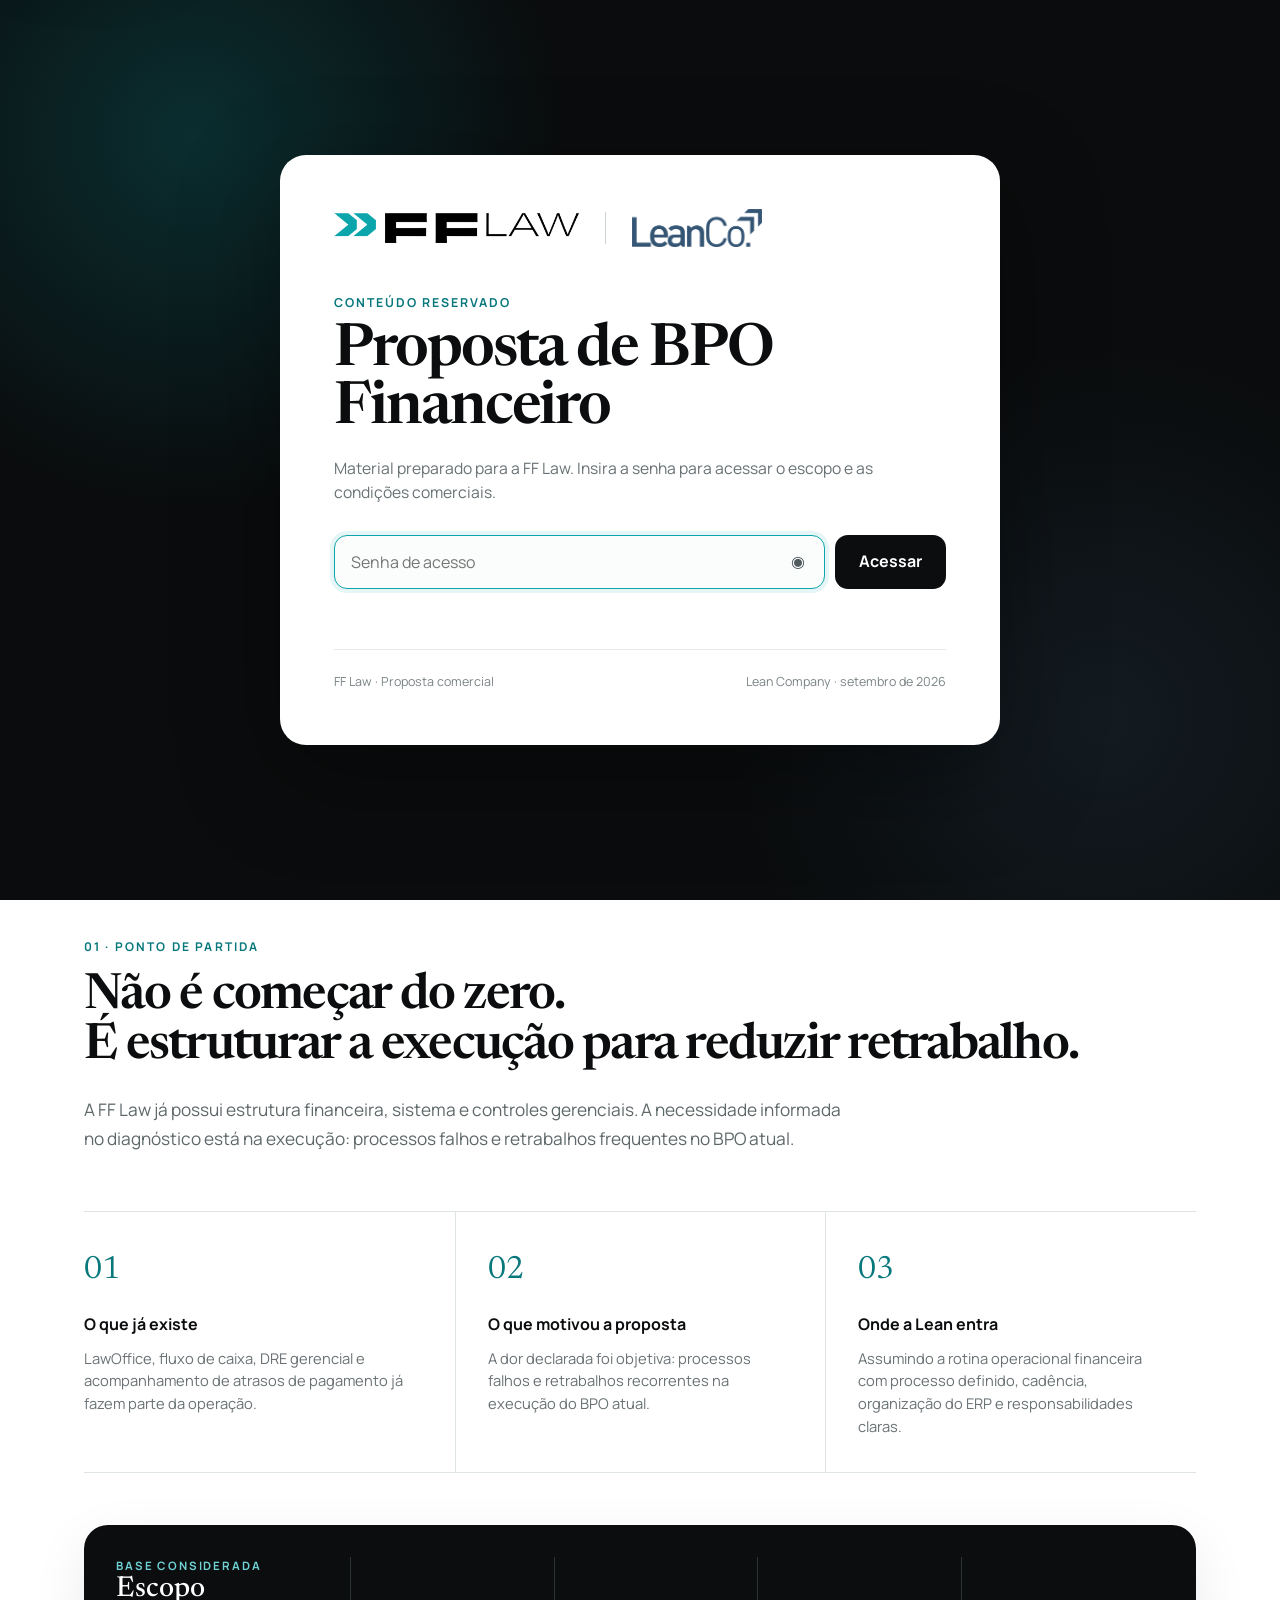
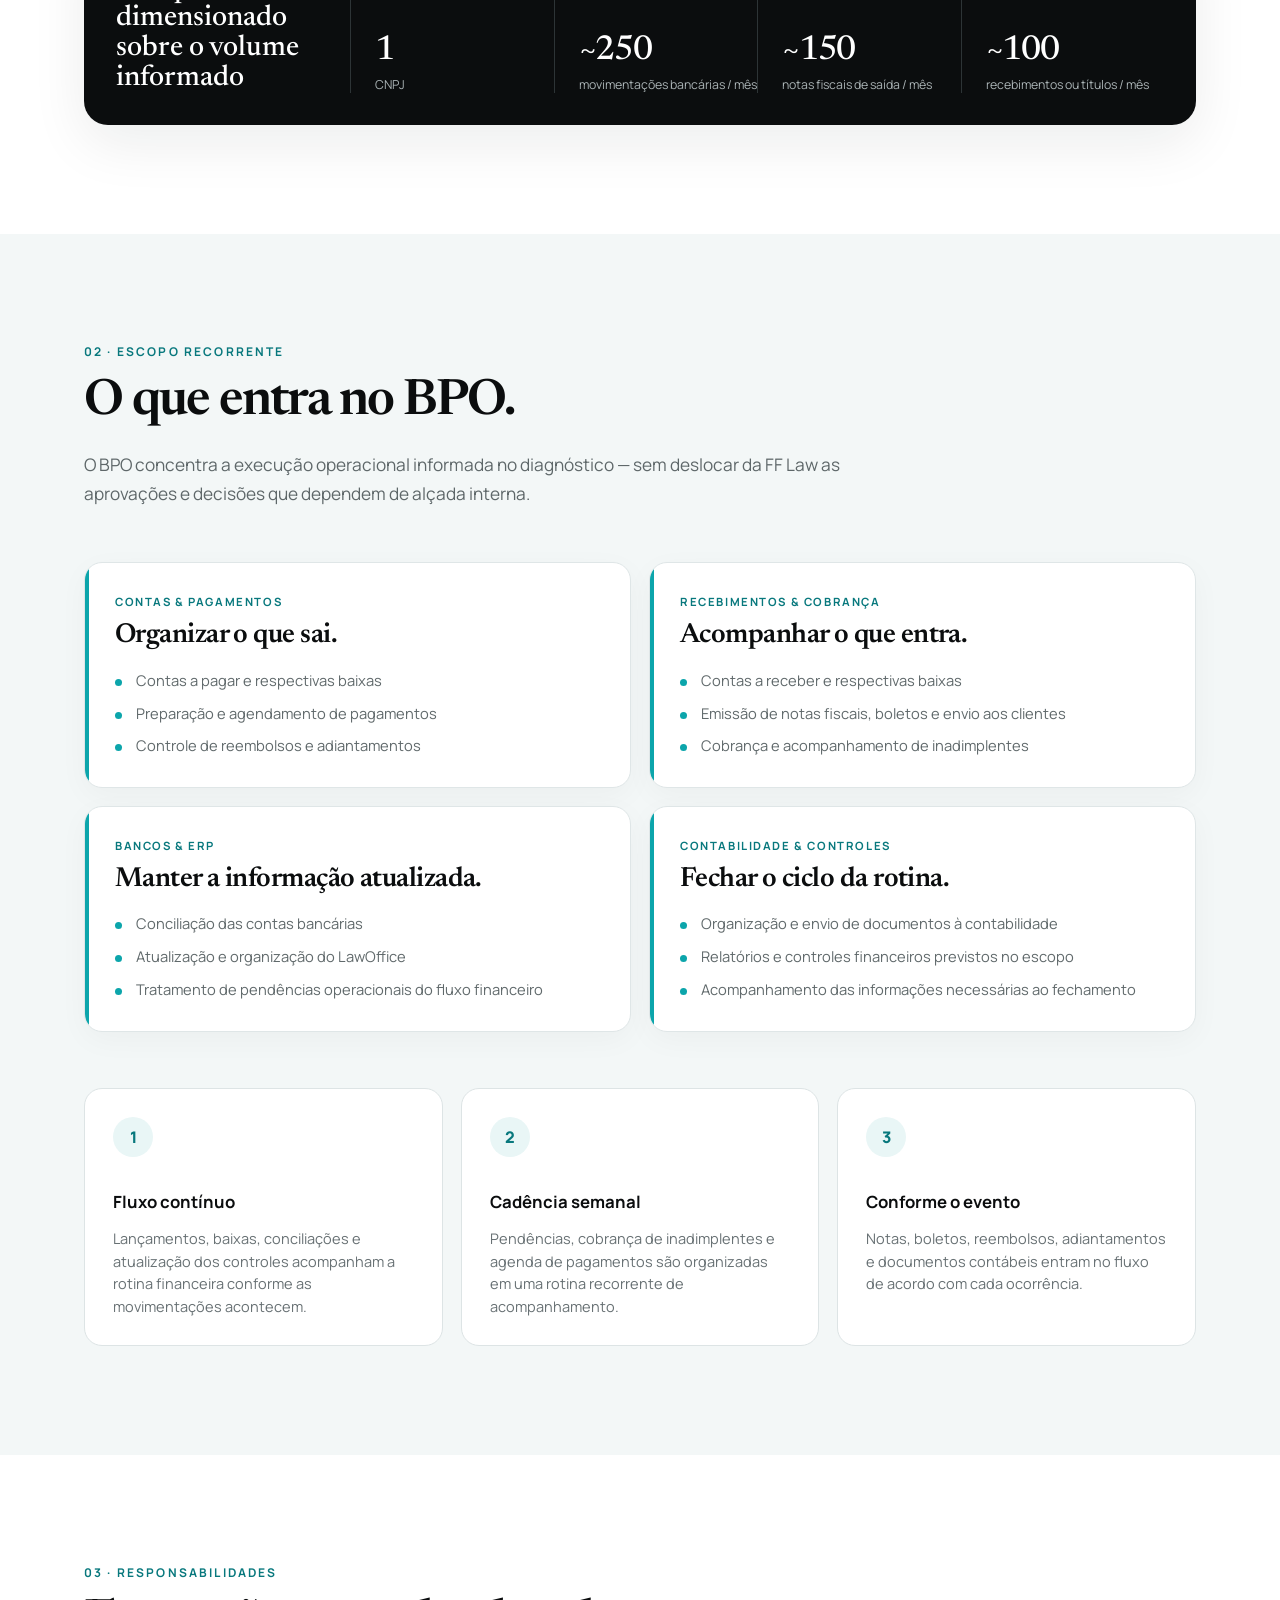
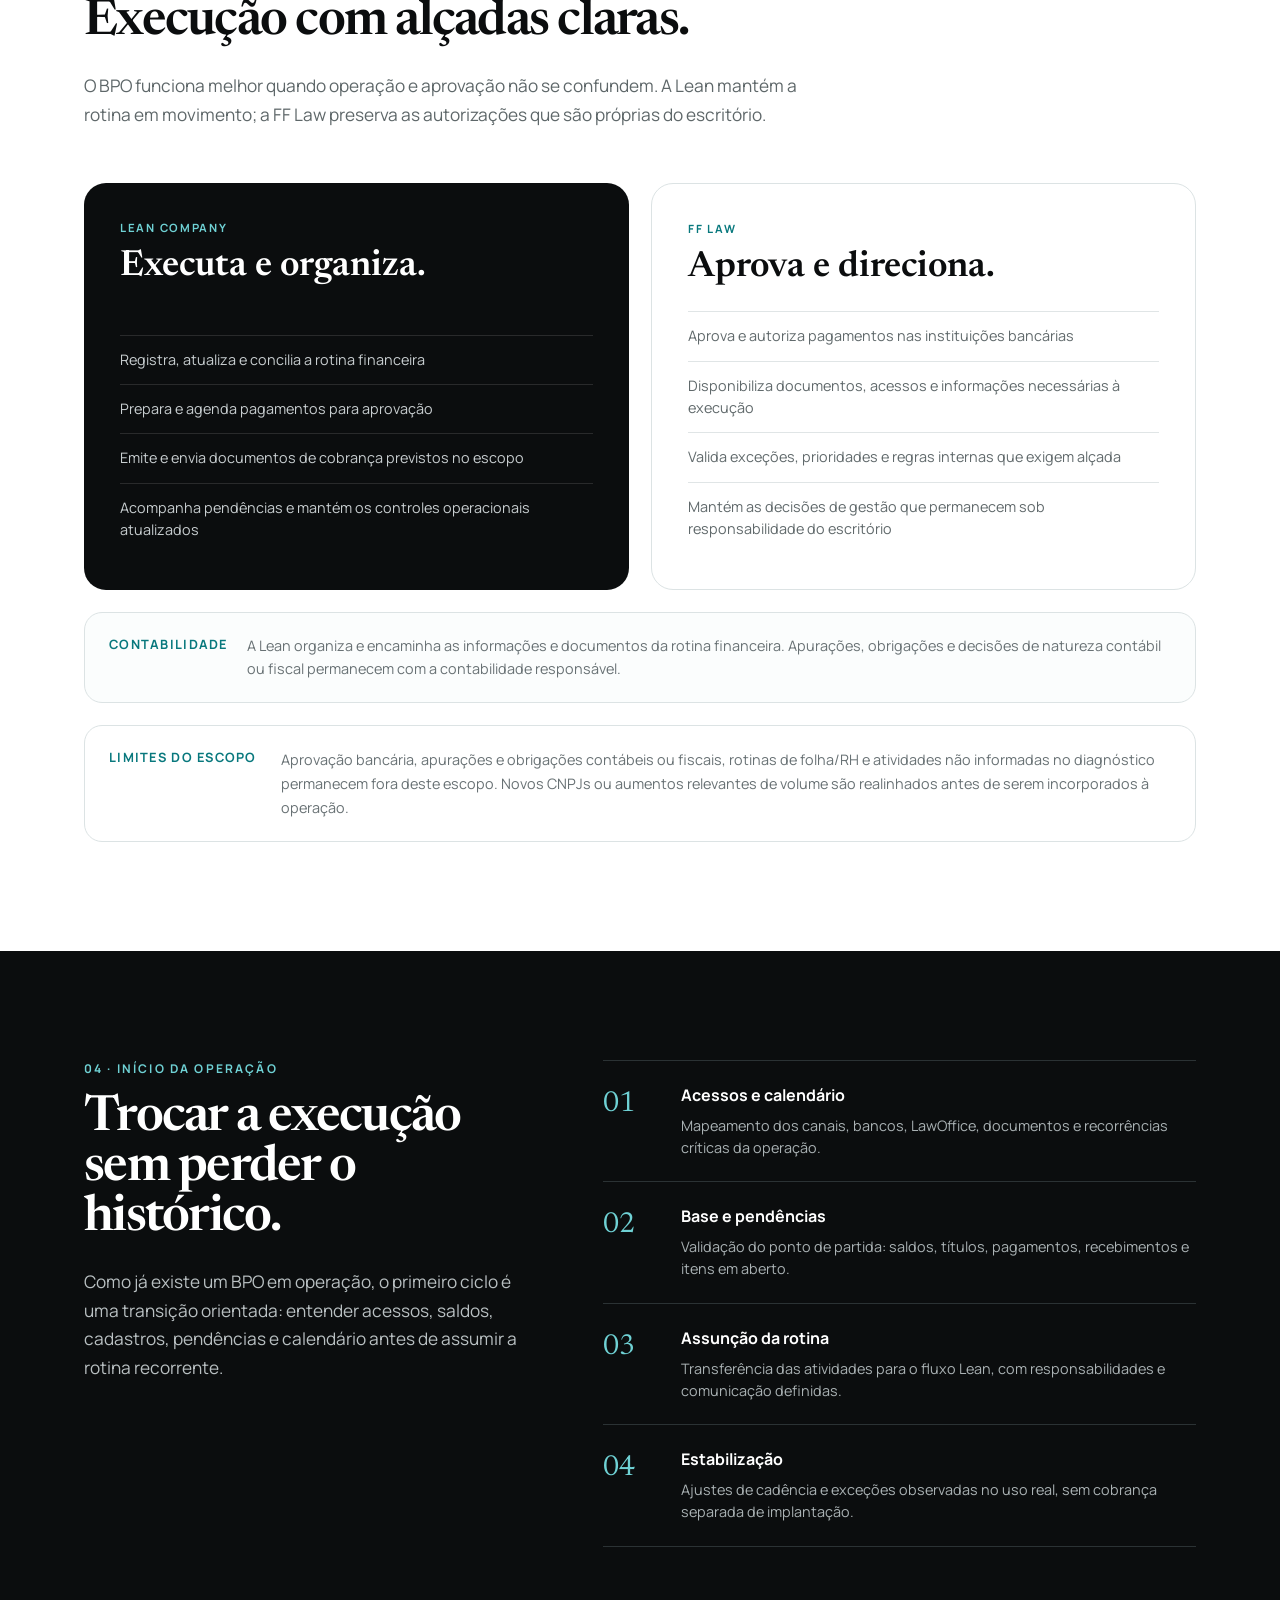
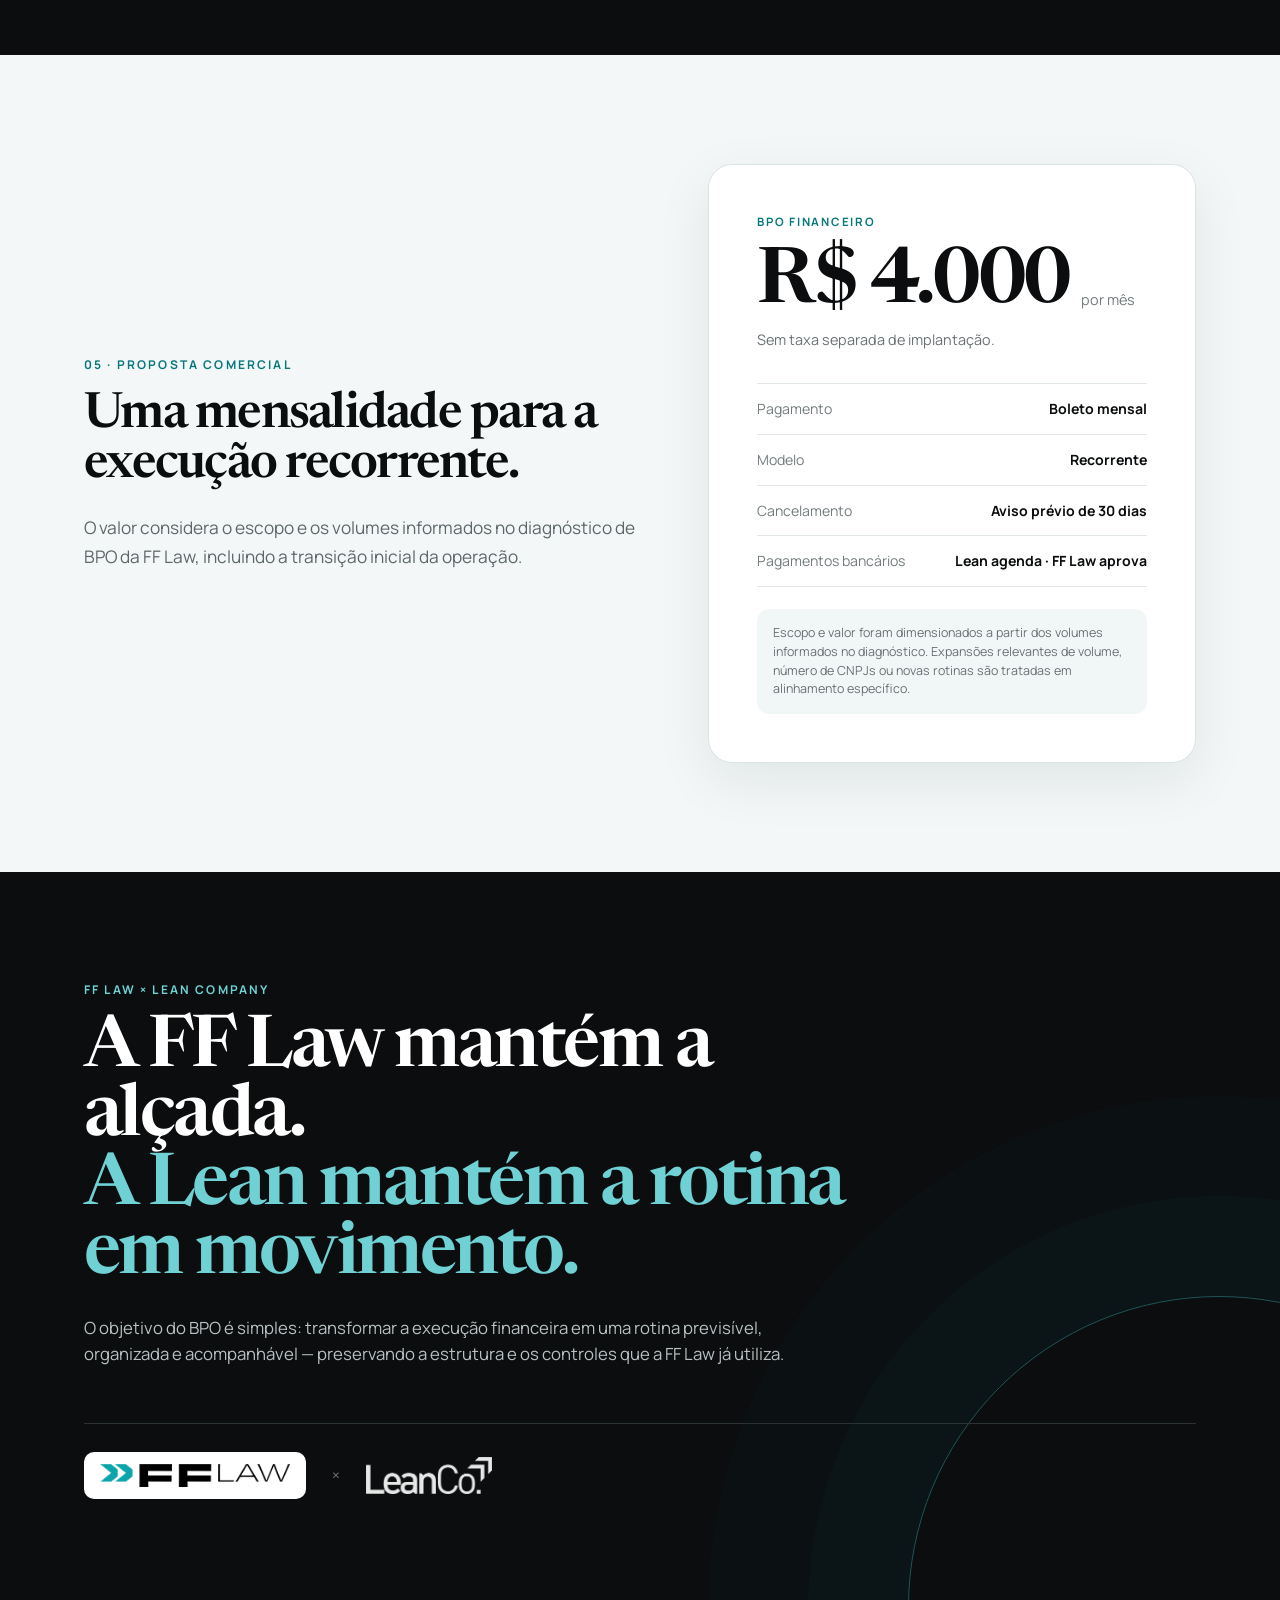
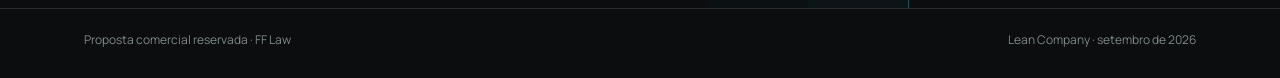
<file: index.html>
<!doctype html>
<html lang="pt-BR">
<head>
  <meta charset="utf-8" />
  <meta name="viewport" content="width=device-width, initial-scale=1" />
  <meta name="theme-color" content="#0b0d0e" />
  <meta name="description" content="Proposta de BPO Financeiro Lean Company para FF Law · V2." />
  <title>FF Law · Proposta de BPO Financeiro</title>
  <link rel="preconnect" href="https://fonts.googleapis.com">
  <link rel="preconnect" href="https://fonts.gstatic.com" crossorigin>
  <link href="https://fonts.googleapis.com/css2?family=Manrope:wght@400;500;600;700&family=Newsreader:opsz,wght@6..72,500;6..72,600&display=swap" rel="stylesheet">
  <style>
    :root{
      color-scheme:light;
      --ink:#0b0d0e;
      --muted:#626a6d;
      --line:#dfe4e5;
      --soft:#f3f7f7;
      --paper:#ffffff;
      --accent:#0ca5ab;
      --accent-dark:#08787d;
      --lean:#33526b;
      --max:1160px;
      --radius:20px;
      --shadow:0 18px 55px rgba(8, 23, 26, .08);
      --sans:"Manrope", Inter, ui-sans-serif, system-ui, -apple-system, BlinkMacSystemFont, "Segoe UI", sans-serif;
      --serif:"Newsreader", Georgia, "Times New Roman", serif;
    }

    *{box-sizing:border-box}
    html{scroll-behavior:smooth;background:var(--paper)}
    body{margin:0;font-family:var(--sans);color:var(--ink);background:var(--paper);line-height:1.55;overflow-x:hidden}
    body.locked{overflow:hidden}
    button,input{font:inherit}
    a{color:inherit}
    img{max-width:100%;display:block}
    ::selection{background:rgba(12,165,171,.18)}

    .skip{position:fixed;left:12px;top:-80px;background:#fff;color:#000;padding:10px 14px;border-radius:10px;z-index:9999;box-shadow:var(--shadow)}
    .skip:focus{top:12px}

    /* access */
    .gate{position:fixed;inset:0;z-index:9998;display:grid;place-items:center;background:#0a0c0d;padding:24px;transition:opacity .35s ease,visibility .35s ease}
    .gate::before{content:"";position:absolute;inset:0;background:radial-gradient(circle at 15% 15%,rgba(12,165,171,.22),transparent 28%),radial-gradient(circle at 86% 80%,rgba(51,82,107,.22),transparent 28%);pointer-events:none}
    .gate.hidden{opacity:0;visibility:hidden}
    .gate-card{position:relative;width:min(720px,100%);background:#fff;border-radius:26px;padding:clamp(28px,5vw,54px);box-shadow:0 30px 100px rgba(0,0,0,.35)}
    .gate-logos{display:flex;align-items:center;gap:26px;margin-bottom:46px}
    .gate-logos .ff{width:245px;height:auto}
    .gate-logos .divider{width:1px;height:32px;background:#cbd3d4}
    .gate-logos .lean{width:130px;height:auto}
    .eyebrow{font-size:.77rem;letter-spacing:.16em;text-transform:uppercase;font-weight:700;color:var(--accent-dark)}
    .gate h1{font-family:var(--serif);font-weight:600;font-size:clamp(2.2rem,5vw,3.7rem);line-height:.98;letter-spacing:-.035em;margin:10px 0 18px;max-width:620px}
    .gate p{color:#687174;max-width:560px;margin:0 0 30px;font-size:.98rem}
    .gate-form{display:grid;grid-template-columns:1fr auto;gap:10px}
    .password-wrap{position:relative}
    .password-wrap input{width:100%;height:54px;border:1px solid #cfd7d8;border-radius:13px;padding:0 54px 0 16px;outline:none;background:#fbfdfd;color:#111}
    .password-wrap input:focus{border-color:var(--accent);box-shadow:0 0 0 4px rgba(12,165,171,.10)}
    .peek{position:absolute;right:8px;top:8px;width:38px;height:38px;border:0;background:transparent;border-radius:9px;cursor:pointer;color:#4f5b5d}
    .peek:hover,.peek:focus-visible{background:#edf4f4;outline:none}
    .enter{height:54px;border:0;border-radius:13px;background:var(--ink);color:#fff;padding:0 24px;font-weight:700;cursor:pointer;transition:transform .2s ease,background .2s ease}
    .enter:hover{background:var(--accent-dark);transform:translateY(-1px)}
    .gate-error{min-height:24px;margin-top:8px;color:#9b3434;font-size:.88rem}
    .gate-note{display:flex;justify-content:space-between;gap:18px;align-items:center;margin-top:28px;padding-top:22px;border-top:1px solid #e5e9ea;color:#7a8385;font-size:.78rem}

    /* navigation */
    .progress{position:fixed;left:0;top:0;height:3px;background:var(--accent);width:0;z-index:1200;transform-origin:left center}
    .topbar{position:sticky;top:0;z-index:1000;background:rgba(255,255,255,.88);backdrop-filter:blur(16px);border-bottom:1px solid rgba(223,228,229,.88)}
    .topbar-inner{max-width:var(--max);margin:auto;height:72px;padding:0 24px;display:flex;align-items:center;justify-content:space-between;gap:24px}
    .brandlock{display:flex;align-items:center;gap:16px;min-width:0}
    .brandlock .ff-head{width:156px;height:auto}
    .brandlock .vl{width:1px;height:24px;background:#d6dcdd}
    .brandlock .proposal-tag{font-size:.72rem;letter-spacing:.11em;text-transform:uppercase;color:#687174;font-weight:700;white-space:nowrap}
    nav{display:flex;align-items:center;gap:4px}
    nav a{text-decoration:none;font-size:.79rem;font-weight:700;color:#697174;padding:9px 11px;border-radius:999px;transition:.2s}
    nav a:hover,nav a.active{color:#111;background:#eef4f4}
    .logout{border:0;background:#101314;color:#fff;border-radius:999px;padding:9px 13px;font-size:.75rem;font-weight:700;cursor:pointer}
    .mobile-toggle{display:none;border:1px solid #d9dfe0;background:#fff;border-radius:11px;width:42px;height:42px;cursor:pointer}

    /* general */
    main{display:block}
    section{scroll-margin-top:86px}
    .wrap{max-width:var(--max);margin:0 auto;padding-left:24px;padding-right:24px}
    .section{padding:clamp(76px,8.5vw,116px) 0}
    .section.alt{background:var(--soft)}
    .section.dark{background:#0b0d0e;color:#fff}
    .kicker{font-size:.75rem;letter-spacing:.18em;text-transform:uppercase;font-weight:700;color:var(--accent-dark);margin-bottom:16px}
    .dark .kicker{color:#6fd1d4}
    h2{font-family:var(--serif);font-size:clamp(2.15rem,3.9vw,3.85rem);font-weight:600;line-height:1;letter-spacing:-.035em;margin:0 0 24px}
    .lede{font-size:clamp(1rem,1.35vw,1.16rem);color:#5e6769;max-width:760px;margin:0;line-height:1.65}
    .dark .lede{color:#b9c0c2}

    /* hero */
    .hero{min-height:calc(92svh - 72px);display:flex;align-items:center;position:relative;overflow:hidden;padding:92px 0 96px;background:linear-gradient(145deg,#fff 0%,#fff 58%,#eff7f7 100%)}
    .hero::after{content:"";position:absolute;width:520px;height:520px;right:-180px;top:-180px;border:1px solid rgba(12,165,171,.25);border-radius:50%;box-shadow:0 0 0 95px rgba(12,165,171,.035),0 0 0 190px rgba(12,165,171,.025)}
    .hero-grid{position:relative;z-index:1;display:grid;grid-template-columns:minmax(0,1.28fr) minmax(290px,.62fr);gap:82px;align-items:center}
    .hero h1{font-family:var(--serif);font-weight:600;font-size:clamp(3.35rem,5.75vw,6rem);line-height:.93;letter-spacing:-.05em;margin:14px 0 26px;max-width:780px;text-wrap:balance}
    .hero h1 .accent{color:var(--accent-dark)}
    .hero-copy{font-size:clamp(1.02rem,1.25vw,1.16rem);color:#545e60;max-width:660px;margin:0;line-height:1.65}
    .hero-side{border-left:1px solid #d7dfe0;padding-left:30px;margin-bottom:0;max-width:350px;align-self:center}
    .hero-side p{margin:0 0 24px;color:#5f686a;font-size:.92rem;line-height:1.65}
    .hero-side strong{display:block;color:#111;margin-bottom:6px;font-size:.86rem;letter-spacing:.08em;text-transform:uppercase}
    .hero-meta{display:grid;gap:17px}
    .hero-meta div{padding-top:17px;border-top:1px solid #dfe4e5}
    .hero-meta span{display:block;font-size:.75rem;text-transform:uppercase;letter-spacing:.12em;color:#7a8385;margin-bottom:5px;font-weight:700}
    .hero-meta b{font-weight:600}

    /* starting point */
    .intro-grid{margin-top:58px;display:grid;grid-template-columns:repeat(3,1fr);border-top:1px solid var(--line);border-bottom:1px solid var(--line)}
    .intro-item{padding:34px 32px 34px 0}
    .intro-item + .intro-item{border-left:1px solid var(--line);padding-left:32px}
    .intro-item .num{font-family:var(--serif);font-size:2rem;color:var(--accent-dark);margin-bottom:16px}
    .intro-item h3{font-size:1rem;margin:0 0 10px}
    .intro-item p{margin:0;color:#697174;font-size:.92rem}

    /* metrics */
    .scope-base{margin-top:52px;background:#0b0d0e;color:#fff;border-radius:24px;padding:32px;display:grid;grid-template-columns:1.15fr repeat(4,1fr);gap:0;box-shadow:var(--shadow)}
    .scope-base .base-title{padding-right:28px;display:flex;flex-direction:column;justify-content:space-between;min-height:116px}
    .scope-base .base-title span{font-size:.72rem;letter-spacing:.16em;text-transform:uppercase;color:#6fd1d4;font-weight:700}
    .scope-base .base-title strong{font-family:var(--serif);font-size:1.8rem;line-height:1.03;font-weight:500}
    .metric{padding-left:24px;border-left:1px solid #2d3436;display:flex;flex-direction:column;justify-content:flex-end;min-height:116px}
    .metric b{font-family:var(--serif);font-size:2.15rem;line-height:1;color:#fff;font-weight:500;letter-spacing:-.035em}
    .metric span{font-size:.77rem;color:#aab3b5;margin-top:8px;line-height:1.35}

    /* scope cards */
    .scope-grid{display:grid;grid-template-columns:repeat(2,minmax(0,1fr));gap:18px;margin-top:54px}
    .scope-card{background:#fff;border:1px solid #dfe6e7;border-radius:18px;padding:30px;box-shadow:0 8px 30px rgba(11,24,26,.035);position:relative;overflow:hidden}
    .scope-card::before{content:"";position:absolute;left:0;top:0;bottom:0;width:4px;background:var(--accent)}
    .scope-card .label{font-size:.71rem;letter-spacing:.14em;text-transform:uppercase;color:var(--accent-dark);font-weight:700}
    .scope-card h3{font-family:var(--serif);font-size:1.72rem;line-height:1.08;letter-spacing:-.02em;margin:10px 0 18px;font-weight:600}
    .scope-card ul{list-style:none;padding:0;margin:0;display:grid;gap:10px}
    .scope-card li{position:relative;padding-left:21px;color:#60696b;font-size:.92rem}
    .scope-card li::before{content:"";position:absolute;left:0;top:.68em;width:7px;height:7px;border-radius:50%;background:var(--accent)}

    /* cadence */
    .cadence{margin-top:56px;display:grid;grid-template-columns:repeat(3,1fr);gap:18px}
    .cadence article{background:#fff;border-radius:18px;padding:28px;border:1px solid #dde4e5}
    .cadence .step{width:40px;height:40px;border-radius:50%;display:grid;place-items:center;background:#e9f6f6;color:var(--accent-dark);font-weight:800;margin-bottom:32px}
    .cadence h3{font-size:1.05rem;margin:0 0 12px}
    .cadence p{font-size:.91rem;color:#687174;margin:0}

    /* responsibilities */
    .role-grid{display:grid;grid-template-columns:1fr 1fr;gap:22px;margin-top:54px}
    .role{border-radius:22px;padding:36px;min-height:360px;display:flex;flex-direction:column}
    .role.lean-role{background:#0b0d0e;color:#fff}
    .role.client-role{background:#fff;border:1px solid #dce3e4}
    .role .small{font-size:.71rem;letter-spacing:.15em;text-transform:uppercase;font-weight:700;color:#6fd1d4}
    .client-role .small{color:var(--accent-dark)}
    .role h3{font-family:var(--serif);font-size:2.25rem;line-height:1.04;margin:12px 0 24px;font-weight:600}
    .role ul{list-style:none;padding:0;margin:auto 0 0;display:grid;gap:0}
    .role li{padding:13px 0;border-top:1px solid rgba(255,255,255,.12);font-size:.9rem;color:#c8ced0}
    .client-role li{border-color:#e0e5e6;color:#60696b}

    .contab-note{margin-top:22px;border:1px solid #dce3e4;border-radius:18px;padding:22px 24px;background:#fbfdfd;display:flex;gap:18px;align-items:flex-start}
    .contab-note b{min-width:120px;font-size:.8rem;text-transform:uppercase;letter-spacing:.1em;color:var(--accent-dark)}
    .contab-note p{margin:0;color:#687174;font-size:.9rem}

    .scope-limits{margin-top:22px;border:1px solid #dce3e4;border-radius:18px;padding:22px 24px;background:#fff;display:grid;grid-template-columns:150px 1fr;gap:22px;align-items:start}
    .scope-limits b{font-size:.8rem;text-transform:uppercase;letter-spacing:.1em;color:var(--accent-dark)}
    .scope-limits p{margin:0;color:#687174;font-size:.9rem;line-height:1.65}

    /* transition */
    .transition-grid{display:grid;grid-template-columns:.85fr 1.15fr;gap:80px;align-items:start}
    .flow{display:grid;gap:0;border-top:1px solid #2b3234}
    .flow-row{display:grid;grid-template-columns:58px 1fr;gap:20px;padding:22px 0;border-bottom:1px solid #2b3234}
    .flow-num{font-family:var(--serif);font-size:1.8rem;color:#6fd1d4}
    .flow-row h3{font-size:1rem;margin:0 0 7px;color:#fff}
    .flow-row p{margin:0;font-size:.9rem;color:#aab2b4}

    /* investment */
    .investment{display:grid;grid-template-columns:1fr .88fr;gap:70px;align-items:center}
    .price-card{background:#fff;border:1px solid #dce3e4;border-radius:24px;padding:clamp(30px,5vw,48px);box-shadow:var(--shadow)}
    .price-card .price-label{font-size:.72rem;text-transform:uppercase;letter-spacing:.15em;color:var(--accent-dark);font-weight:700}
    .price{display:flex;align-items:flex-end;gap:12px;margin:20px 0 10px}
    .price strong{font-family:var(--serif);font-size:clamp(3.7rem,6vw,5.7rem);line-height:.88;font-weight:600;letter-spacing:-.045em}
    .price span{color:#737c7e;font-size:.9rem;margin-bottom:7px}
    .price-sub{color:#697174;margin:0 0 32px;font-size:.9rem}
    .terms{display:grid;gap:0;border-top:1px solid #e0e5e6}
    .term{display:flex;justify-content:space-between;gap:20px;padding:14px 0;border-bottom:1px solid #e0e5e6;font-size:.88rem}
    .term span{color:#737c7e}
    .term b{text-align:right;font-weight:700}
    .scope-note{margin-top:22px;padding:15px 16px;background:#f1f7f7;border-radius:12px;color:#687174;font-size:.78rem;line-height:1.5}

    /* closing */
    .closing{min-height:72vh;display:flex;align-items:center;position:relative;overflow:hidden}
    .closing::after{content:"";position:absolute;width:620px;height:620px;border:1px solid #1f5558;border-radius:50%;right:-250px;bottom:-310px;box-shadow:0 0 0 100px rgba(12,165,171,.035),0 0 0 200px rgba(12,165,171,.02)}
    .closing .wrap{position:relative;z-index:2;width:100%}
    .closing h2{max-width:860px;font-size:clamp(3rem,5.6vw,5.55rem);line-height:.96}
    .closing p{max-width:700px;color:#b8c0c2;font-size:1.05rem}
    .closing-lockup{margin-top:56px;padding-top:28px;border-top:1px solid #2a3234;display:flex;align-items:center;gap:26px}
    .closing-lockup .ff-white-wrap{background:#fff;border-radius:10px;padding:12px 16px}
    .closing-lockup .ff-white-wrap img{width:190px;height:auto}
    .closing-lockup .lean-white{filter:brightness(0) invert(1);opacity:.9;width:126px;height:auto}

    footer{background:#0b0d0e;color:#7f898b;border-top:1px solid #252c2e;font-size:.75rem}
    footer .wrap{padding-top:22px;padding-bottom:28px;display:flex;justify-content:space-between;gap:24px}

    .reveal{opacity:0;transform:translateY(18px);transition:opacity .6s ease,transform .6s ease}
    .reveal.visible{opacity:1;transform:none}

    @media (max-width:980px){
      nav{display:none;position:absolute;left:16px;right:16px;top:66px;background:#fff;border:1px solid #dfe4e5;border-radius:16px;padding:10px;box-shadow:var(--shadow);flex-direction:column;align-items:stretch}
      nav.open{display:flex}
      nav a{padding:12px 14px}
      .mobile-toggle{display:inline-grid;place-items:center}
      .logout{display:none}
      .proposal-tag{display:none}
      .hero{min-height:auto;padding:92px 0 104px}
      .hero-grid{grid-template-columns:1fr;gap:48px}
      .hero-side{max-width:680px}
      .intro-grid{grid-template-columns:1fr}
      .intro-item,.intro-item + .intro-item{padding:28px 0;border-left:0;border-top:1px solid var(--line)}
      .intro-item:first-child{border-top:0}
      .scope-base{grid-template-columns:repeat(2,1fr);gap:24px}
      .scope-base .base-title{grid-column:1/-1;min-height:auto;padding:0 0 18px;border-bottom:1px solid #2d3436}
      .metric{padding-left:0;border-left:0;min-height:auto}
      .cadence{grid-template-columns:1fr}
      .role-grid{grid-template-columns:1fr}
      .transition-grid,.investment{grid-template-columns:1fr;gap:48px}
    }

    @media (max-width:720px){
      .topbar-inner{height:64px;padding:0 16px}
      .brandlock .ff-head{width:128px}
      .brandlock .vl{display:none}
      .wrap{padding-left:18px;padding-right:18px}
      .section{padding:76px 0}
      .hero{padding:74px 0 80px}
      .hero h1{font-size:clamp(2.9rem,12.5vw,4.6rem);line-height:.95}
      .hero-side{border-left:0;border-top:1px solid #d7dfe0;padding:28px 0 0}
      .scope-grid{grid-template-columns:1fr}
      .scope-base{grid-template-columns:1fr 1fr;padding:24px}
      .metric:nth-of-type(odd){padding-right:12px}
      .metric b{font-size:2rem}
      .role{padding:28px;min-height:330px}
      .contab-note{display:block}
      .contab-note b{display:block;margin-bottom:8px}
      .scope-limits{grid-template-columns:1fr;gap:8px}
      .gate-card{padding:28px 22px}
      .gate-logos{gap:16px;margin-bottom:34px;flex-wrap:wrap}
      .gate-logos .ff{width:200px}
      .gate-logos .lean{width:112px}
      .gate-form{grid-template-columns:1fr}
      .gate-note{align-items:flex-start;flex-direction:column}
      .closing-lockup{flex-wrap:wrap}
      footer .wrap{flex-direction:column}
    }

    @media (max-width:470px){
      .scope-base{grid-template-columns:1fr}
      .metric{padding:16px 0 0;border-top:1px solid #2d3436}
      .metric:nth-of-type(odd){padding-right:0}
      .hero-meta{grid-template-columns:1fr}
      .price{align-items:flex-start;flex-direction:column;gap:8px}
      .price span{margin-bottom:0}
      .term{display:block}
      .term b{display:block;text-align:left;margin-top:3px}
    }

    @media (prefers-reduced-motion:reduce){
      html{scroll-behavior:auto}
      *,*::before,*::after{animation-duration:.001ms!important;animation-iteration-count:1!important;transition-duration:.001ms!important}
      .reveal{opacity:1;transform:none}
    }
  </style>
</head>
<body class="locked">
  <a href="#conteudo" class="skip">Ir para o conteúdo</a>

  <div class="gate" id="gate" role="dialog" aria-modal="true" aria-labelledby="gate-title">
    <div class="gate-card">
      <div class="gate-logos" aria-label="FF Law e Lean Company">
        <img class="ff" src="[data-uri]" alt="FF Law" />
        <span class="divider" aria-hidden="true"></span>
        <img class="lean" src="[data-uri]" alt="Lean Company" />
      </div>
      <div class="eyebrow">Conteúdo reservado</div>
      <h1 id="gate-title">Proposta de BPO Financeiro</h1>
      <p>Material preparado para a FF Law. Insira a senha para acessar o escopo e as condições comerciais.</p>
      <form class="gate-form" id="gateForm" autocomplete="off">
        <div class="password-wrap">
          <label for="password" class="sr-only" style="position:absolute;width:1px;height:1px;padding:0;margin:-1px;overflow:hidden;clip:rect(0,0,0,0);white-space:nowrap;border:0">Senha</label>
          <input id="password" type="password" inputmode="text" placeholder="Senha de acesso" aria-describedby="gateError" />
          <button class="peek" id="peek" type="button" aria-label="Mostrar senha">◉</button>
        </div>
        <button class="enter" type="submit">Acessar</button>
      </form>
      <div class="gate-error" id="gateError" role="status" aria-live="polite"></div>
      <div class="gate-note"><span>FF Law · Proposta comercial</span><span>Lean Company · setembro de 2026</span></div>
    </div>
  </div>

  <div class="progress" id="progress" aria-hidden="true"></div>
  <header class="topbar">
    <div class="topbar-inner">
      <div class="brandlock">
        <img class="ff-head" src="[data-uri]" alt="FF Law" />
        <span class="vl" aria-hidden="true"></span>
        <span class="proposal-tag">BPO Financeiro</span>
      </div>
      <nav id="nav" aria-label="Navegação da proposta">
        <a href="#partida">Ponto de partida</a>
        <a href="#escopo">Escopo</a>
        <a href="#responsabilidades">Responsabilidades</a>
        <a href="#transicao">Transição</a>
        <a href="#investimento">Investimento</a>
      </nav>
      <button class="mobile-toggle" id="mobileToggle" aria-label="Abrir menu" aria-expanded="false">☰</button>
      <button class="logout" id="logout">Encerrar</button>
    </div>
  </header>

  <main id="conteudo">
    <section class="hero" id="inicio">
      <div class="wrap hero-grid">
        <div>
          <div class="eyebrow">FF Law × Lean Company</div>
          <h1 tabindex="-1">Rotina financeira com <span class="accent">processo, cadência e controle.</span></h1>
          <p class="hero-copy">Uma operação recorrente em que a Lean executa e organiza — enquanto a FF Law mantém aprovações, alçadas e visibilidade.</p>
        </div>
        <aside class="hero-side" aria-label="Síntese da proposta">
          <p><strong>Proposta</strong>BPO Financeiro recorrente, dimensionado a partir do diagnóstico operacional preenchido pela FF Law.</p>
          <div class="hero-meta">
            <div><span>Sistema atual</span><b>LawOffice</b></div>
            <div><span>Modelo de aprovação</span><b>Lean agenda · FF Law aprova</b></div>
            <div><span>Base do escopo</span><b>Diagnóstico BPO preenchido</b></div>
          </div>
        </aside>
      </div>
    </section>

    <section class="section" id="partida">
      <div class="wrap">
        <div class="kicker">01 · Ponto de partida</div>
        <h2>Não é começar do zero.<br>É estruturar a execução para reduzir retrabalho.</h2>
        <p class="lede">A FF Law já possui estrutura financeira, sistema e controles gerenciais. A necessidade informada no diagnóstico está na execução: processos falhos e retrabalhos frequentes no BPO atual.</p>

        <div class="intro-grid reveal">
          <article class="intro-item">
            <div class="num">01</div>
            <h3>O que já existe</h3>
            <p>LawOffice, fluxo de caixa, DRE gerencial e acompanhamento de atrasos de pagamento já fazem parte da operação.</p>
          </article>
          <article class="intro-item">
            <div class="num">02</div>
            <h3>O que motivou a proposta</h3>
            <p>A dor declarada foi objetiva: processos falhos e retrabalhos recorrentes na execução do BPO atual.</p>
          </article>
          <article class="intro-item">
            <div class="num">03</div>
            <h3>Onde a Lean entra</h3>
            <p>Assumindo a rotina operacional financeira com processo definido, cadência, organização do ERP e responsabilidades claras.</p>
          </article>
        </div>

        <div class="scope-base reveal" aria-label="Base operacional considerada para dimensionamento">
          <div class="base-title"><span>Base considerada</span><strong>Escopo dimensionado sobre o volume informado</strong></div>
          <div class="metric"><b>1</b><span>CNPJ</span></div>
          <div class="metric"><b>~250</b><span>movimentações bancárias / mês</span></div>
          <div class="metric"><b>~150</b><span>notas fiscais de saída / mês</span></div>
          <div class="metric"><b>~100</b><span>recebimentos ou títulos / mês</span></div>
        </div>
      </div>
    </section>

    <section class="section alt" id="escopo">
      <div class="wrap">
        <div class="kicker">02 · Escopo recorrente</div>
        <h2>O que entra no BPO.</h2>
        <p class="lede">O BPO concentra a execução operacional informada no diagnóstico — sem deslocar da FF Law as aprovações e decisões que dependem de alçada interna.</p>

        <div class="scope-grid">
          <article class="scope-card reveal">
            <div class="label">Contas & pagamentos</div>
            <h3>Organizar o que sai.</h3>
            <ul>
              <li>Contas a pagar e respectivas baixas</li>
              <li>Preparação e agendamento de pagamentos</li>
              <li>Controle de reembolsos e adiantamentos</li>
            </ul>
          </article>
          <article class="scope-card reveal">
            <div class="label">Recebimentos & cobrança</div>
            <h3>Acompanhar o que entra.</h3>
            <ul>
              <li>Contas a receber e respectivas baixas</li>
              <li>Emissão de notas fiscais, boletos e envio aos clientes</li>
              <li>Cobrança e acompanhamento de inadimplentes</li>
            </ul>
          </article>
          <article class="scope-card reveal">
            <div class="label">Bancos & ERP</div>
            <h3>Manter a informação atualizada.</h3>
            <ul>
              <li>Conciliação das contas bancárias</li>
              <li>Atualização e organização do LawOffice</li>
              <li>Tratamento de pendências operacionais do fluxo financeiro</li>
            </ul>
          </article>
          <article class="scope-card reveal">
            <div class="label">Contabilidade & controles</div>
            <h3>Fechar o ciclo da rotina.</h3>
            <ul>
              <li>Organização e envio de documentos à contabilidade</li>
              <li>Relatórios e controles financeiros previstos no escopo</li>
              <li>Acompanhamento das informações necessárias ao fechamento</li>
            </ul>
          </article>
        </div>

        <div class="cadence">
          <article class="reveal">
            <div class="step">1</div>
            <h3>Fluxo contínuo</h3>
            <p>Lançamentos, baixas, conciliações e atualização dos controles acompanham a rotina financeira conforme as movimentações acontecem.</p>
          </article>
          <article class="reveal">
            <div class="step">2</div>
            <h3>Cadência semanal</h3>
            <p>Pendências, cobrança de inadimplentes e agenda de pagamentos são organizadas em uma rotina recorrente de acompanhamento.</p>
          </article>
          <article class="reveal">
            <div class="step">3</div>
            <h3>Conforme o evento</h3>
            <p>Notas, boletos, reembolsos, adiantamentos e documentos contábeis entram no fluxo de acordo com cada ocorrência.</p>
          </article>
        </div>
      </div>
    </section>

    <section class="section" id="responsabilidades">
      <div class="wrap">
        <div class="kicker">03 · Responsabilidades</div>
        <h2>Execução com alçadas claras.</h2>
        <p class="lede">O BPO funciona melhor quando operação e aprovação não se confundem. A Lean mantém a rotina em movimento; a FF Law preserva as autorizações que são próprias do escritório.</p>

        <div class="role-grid">
          <article class="role lean-role reveal">
            <div class="small">Lean Company</div>
            <h3>Executa e organiza.</h3>
            <ul>
              <li>Registra, atualiza e concilia a rotina financeira</li>
              <li>Prepara e agenda pagamentos para aprovação</li>
              <li>Emite e envia documentos de cobrança previstos no escopo</li>
              <li>Acompanha pendências e mantém os controles operacionais atualizados</li>
            </ul>
          </article>
          <article class="role client-role reveal">
            <div class="small">FF Law</div>
            <h3>Aprova e direciona.</h3>
            <ul>
              <li>Aprova e autoriza pagamentos nas instituições bancárias</li>
              <li>Disponibiliza documentos, acessos e informações necessárias à execução</li>
              <li>Valida exceções, prioridades e regras internas que exigem alçada</li>
              <li>Mantém as decisões de gestão que permanecem sob responsabilidade do escritório</li>
            </ul>
          </article>
        </div>

        <div class="contab-note reveal">
          <b>Contabilidade</b>
          <p>A Lean organiza e encaminha as informações e documentos da rotina financeira. Apurações, obrigações e decisões de natureza contábil ou fiscal permanecem com a contabilidade responsável.</p>
        </div>

        <div class="scope-limits reveal">
          <b>Limites do escopo</b>
          <p>Aprovação bancária, apurações e obrigações contábeis ou fiscais, rotinas de folha/RH e atividades não informadas no diagnóstico permanecem fora deste escopo. Novos CNPJs ou aumentos relevantes de volume são realinhados antes de serem incorporados à operação.</p>
        </div>
      </div>
    </section>

    <section class="section dark" id="transicao">
      <div class="wrap transition-grid">
        <div>
          <div class="kicker">04 · Início da operação</div>
          <h2>Trocar a execução sem perder o histórico.</h2>
          <p class="lede">Como já existe um BPO em operação, o primeiro ciclo é uma transição orientada: entender acessos, saldos, cadastros, pendências e calendário antes de assumir a rotina recorrente.</p>
        </div>
        <div class="flow reveal">
          <div class="flow-row"><div class="flow-num">01</div><div><h3>Acessos e calendário</h3><p>Mapeamento dos canais, bancos, LawOffice, documentos e recorrências críticas da operação.</p></div></div>
          <div class="flow-row"><div class="flow-num">02</div><div><h3>Base e pendências</h3><p>Validação do ponto de partida: saldos, títulos, pagamentos, recebimentos e itens em aberto.</p></div></div>
          <div class="flow-row"><div class="flow-num">03</div><div><h3>Assunção da rotina</h3><p>Transferência das atividades para o fluxo Lean, com responsabilidades e comunicação definidas.</p></div></div>
          <div class="flow-row"><div class="flow-num">04</div><div><h3>Estabilização</h3><p>Ajustes de cadência e exceções observadas no uso real, sem cobrança separada de implantação.</p></div></div>
        </div>
      </div>
    </section>

    <section class="section alt" id="investimento">
      <div class="wrap investment">
        <div>
          <div class="kicker">05 · Proposta comercial</div>
          <h2>Uma mensalidade para a execução recorrente.</h2>
          <p class="lede">O valor considera o escopo e os volumes informados no diagnóstico de BPO da FF Law, incluindo a transição inicial da operação.</p>
        </div>

        <div class="price-card reveal">
          <div class="price-label">BPO Financeiro</div>
          <div class="price"><strong>R$ 4.000</strong><span>por mês</span></div>
          <p class="price-sub">Sem taxa separada de implantação.</p>
          <div class="terms">
            <div class="term"><span>Pagamento</span><b>Boleto mensal</b></div>
            <div class="term"><span>Modelo</span><b>Recorrente</b></div>
            <div class="term"><span>Cancelamento</span><b>Aviso prévio de 30 dias</b></div>
            <div class="term"><span>Pagamentos bancários</span><b>Lean agenda · FF Law aprova</b></div>
          </div>
          <div class="scope-note">Escopo e valor foram dimensionados a partir dos volumes informados no diagnóstico. Expansões relevantes de volume, número de CNPJs ou novas rotinas são tratadas em alinhamento específico.</div>
        </div>
      </div>
    </section>

    <section class="section dark closing" id="encerramento">
      <div class="wrap">
        <div class="kicker">FF Law × Lean Company</div>
        <h2>A FF Law mantém a alçada.<br><span style="color:#6fd1d4">A Lean mantém a rotina em movimento.</span></h2>
        <p>O objetivo do BPO é simples: transformar a execução financeira em uma rotina previsível, organizada e acompanhável — preservando a estrutura e os controles que a FF Law já utiliza.</p>
        <div class="closing-lockup">
          <div class="ff-white-wrap"><img src="[data-uri]" alt="FF Law" /></div>
          <span style="color:#677174">×</span>
          <img class="lean-white" src="[data-uri]" alt="Lean Company" />
        </div>
      </div>
    </section>
  </main>

  <footer>
    <div class="wrap"><span>Proposta comercial reservada · FF Law</span><span>Lean Company · setembro de 2026</span></div>
  </footer>

  <script>
    (() => {
      const PASSWORD = 'FFLaw2026';
      const gate = document.getElementById('gate');
      const form = document.getElementById('gateForm');
      const input = document.getElementById('password');
      const error = document.getElementById('gateError');
      const peek = document.getElementById('peek');
      const logout = document.getElementById('logout');
      const mobileToggle = document.getElementById('mobileToggle');
      const nav = document.getElementById('nav');
      const progress = document.getElementById('progress');

      function unlock(){
        sessionStorage.setItem('fflaw-access','ok');
        gate.classList.add('hidden');
        document.body.classList.remove('locked');
        setTimeout(() => document.querySelector('.hero h1')?.focus?.(), 350);
      }
      function lock(){
        sessionStorage.removeItem('fflaw-access');
        gate.classList.remove('hidden');
        document.body.classList.add('locked');
        input.value=''; error.textContent='';
        setTimeout(() => input.focus(), 50);
      }
      if(sessionStorage.getItem('fflaw-access') === 'ok') unlock(); else setTimeout(()=>input.focus(),120);

      form.addEventListener('submit', e => {
        e.preventDefault();
        if(input.value.trim().toLowerCase() === PASSWORD.toLowerCase()) unlock();
        else { error.textContent='Senha incorreta. Verifique e tente novamente.'; input.select(); }
      });
      peek.addEventListener('click', () => {
        const showing = input.type === 'text';
        input.type = showing ? 'password' : 'text';
        peek.setAttribute('aria-label', showing ? 'Mostrar senha' : 'Ocultar senha');
        input.focus();
      });
      logout.addEventListener('click', lock);

      mobileToggle.addEventListener('click', () => {
        const open = nav.classList.toggle('open');
        mobileToggle.setAttribute('aria-expanded', String(open));
      });
      nav.querySelectorAll('a').forEach(a => a.addEventListener('click', () => {
        nav.classList.remove('open');
        mobileToggle.setAttribute('aria-expanded','false');
      }));

      function updateProgress(){
        const doc = document.documentElement;
        const max = doc.scrollHeight - doc.clientHeight;
        progress.style.width = (max > 0 ? (doc.scrollTop / max) * 100 : 0) + '%';
      }
      document.addEventListener('scroll', updateProgress, {passive:true});
      updateProgress();

      const sections = [...document.querySelectorAll('main section[id]')];
      const links = [...nav.querySelectorAll('a')];
      const io = new IntersectionObserver(entries => {
        const visible = entries.filter(e => e.isIntersecting).sort((a,b)=>b.intersectionRatio-a.intersectionRatio)[0];
        if(!visible) return;
        links.forEach(l => l.classList.toggle('active', l.getAttribute('href') === '#' + visible.target.id));
      }, {rootMargin:'-28% 0px -60% 0px', threshold:[0,.2,.5]});
      sections.forEach(s => io.observe(s));

      const reduce = window.matchMedia('(prefers-reduced-motion: reduce)').matches;
      const revealEls = document.querySelectorAll('.reveal');
      if(reduce){ revealEls.forEach(el => el.classList.add('visible')); }
      else {
        const rio = new IntersectionObserver(entries => {
          entries.forEach(e => { if(e.isIntersecting){ e.target.classList.add('visible'); rio.unobserve(e.target); } });
        }, {threshold:.12});
        revealEls.forEach(el => rio.observe(el));
      }
    })();
  </script>
</body>
</html>
</file>
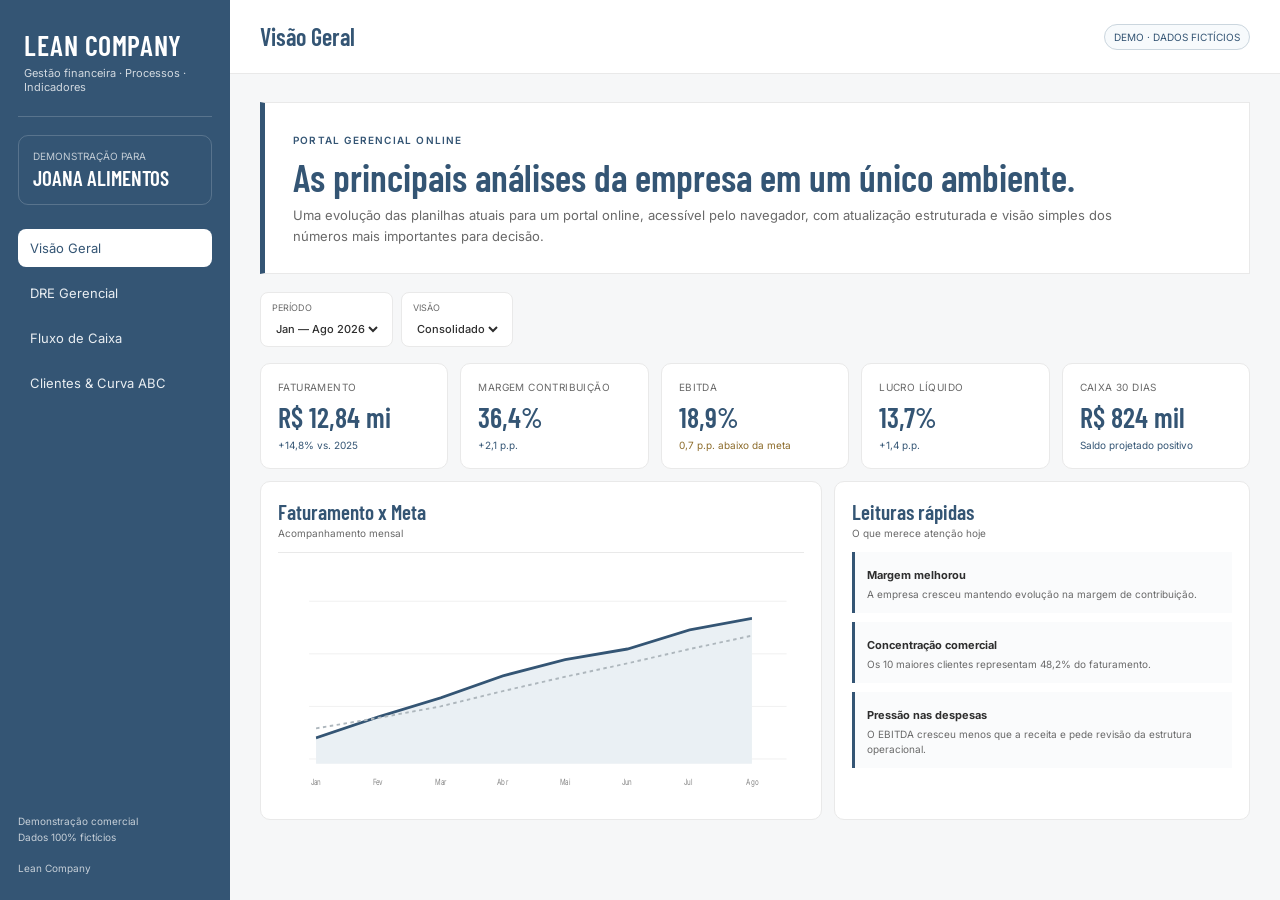
<file: joana-demo/index.html>
<!doctype html>
<html lang="pt-BR">
<head>
<meta charset="utf-8" />
<meta name="viewport" content="width=device-width, initial-scale=1" />
<title>Joana Alimentos | Demo Gerencial Lean Company</title>
<link rel="preconnect" href="https://fonts.googleapis.com">
<link rel="preconnect" href="https://fonts.gstatic.com" crossorigin>
<link href="https://fonts.googleapis.com/css2?family=Barlow+Condensed:wght@500;600&family=Inter:wght@400;500;600&display=swap" rel="stylesheet">
<style>
:root{
  --lean:#345574;--lean-dark:#253f57;--text:#2e2e2e;--muted:#696969;--line:#e9e9e9;--bg:#f6f7f8;--white:#fff;--soft:#eef3f7;--warn:#8c6b2a;--danger:#a24a4a;
}
*{box-sizing:border-box}html{scroll-behavior:smooth}body{margin:0;background:var(--bg);color:var(--text);font-family:Inter,Arial,sans-serif}
button,select{font:inherit}.app{min-height:100vh;display:grid;grid-template-columns:230px 1fr}.sidebar{background:var(--lean);color:#fff;padding:24px 18px;position:sticky;top:0;height:100vh;display:flex;flex-direction:column}
.brand{padding:4px 6px 22px;border-bottom:1px solid rgba(255,255,255,.18)}.brand .lean{font-family:'Barlow Condensed';font-size:28px;font-weight:600;letter-spacing:.02em}.brand .sub{font-size:11px;opacity:.78;margin-top:4px}.client{margin-top:18px;padding:14px;border:1px solid rgba(255,255,255,.18);border-radius:10px}.client small{display:block;font-size:10px;opacity:.7}.client strong{font-family:'Barlow Condensed';font-size:21px;font-weight:600;display:block;margin-top:3px}
.nav{margin-top:24px;display:flex;flex-direction:column;gap:7px}.nav button{border:0;background:transparent;color:#e9eef2;text-align:left;padding:11px 12px;border-radius:8px;cursor:pointer;font-size:13px}.nav button:hover,.nav button.active{background:#fff;color:var(--lean)}.sidefoot{margin-top:auto;font-size:10px;line-height:1.55;opacity:.72}
main{min-width:0}.topbar{height:74px;background:#fff;border-bottom:1px solid var(--line);display:flex;justify-content:space-between;align-items:center;padding:0 30px;position:sticky;top:0;z-index:10}.topbar .title{font-family:'Barlow Condensed';font-size:24px;font-weight:600;color:var(--lean)}.badge{font-size:10px;border:1px solid #cbd6de;color:var(--lean);padding:6px 9px;border-radius:999px;background:#f7fafc}
.content{max-width:1380px;margin:0 auto;padding:28px 30px 50px}.page{display:none}.page.active{display:block}.hero{background:#fff;border:1px solid var(--line);border-left:5px solid var(--lean);padding:25px 28px;margin-bottom:18px}.eyebrow{font-size:10px;text-transform:uppercase;letter-spacing:.12em;color:var(--lean);font-weight:600}.hero h1,.pagehead h2{font-family:'Barlow Condensed';font-weight:600;color:var(--lean);margin:6px 0 5px}.hero h1{font-size:38px}.hero p{margin:0;color:var(--muted);font-size:13px;line-height:1.65;max-width:820px}.pagehead{margin-bottom:16px}.pagehead h2{font-size:31px}.pagehead p{margin:0;color:var(--muted);font-size:12px}
.filters{display:flex;gap:8px;flex-wrap:wrap;margin-bottom:16px}.filter{background:#fff;border:1px solid var(--line);padding:9px 11px;border-radius:8px}.filter label{font-size:9px;text-transform:uppercase;color:var(--muted);display:block;margin-bottom:4px}.filter select{border:0;background:transparent;color:var(--text);outline:none;font-size:11px;font-weight:500}
.grid{display:grid;gap:12px}.kpis{grid-template-columns:repeat(5,minmax(0,1fr));margin-bottom:12px}.card{background:#fff;border:1px solid var(--line);border-radius:10px;padding:17px}.klabel{font-size:10px;color:var(--muted);text-transform:uppercase;letter-spacing:.04em}.kvalue{font-family:'Barlow Condensed';font-size:28px;color:var(--lean);font-weight:600;margin-top:7px}.kfoot{font-size:10px;color:var(--muted);margin-top:5px}.good{color:var(--lean)!important}.att{color:var(--warn)!important}.bad{color:var(--danger)!important}.two{grid-template-columns:1.35fr 1fr}.equal{grid-template-columns:1fr 1fr}.ctitle{font-family:'Barlow Condensed';font-size:21px;color:var(--lean);font-weight:600}.csub{font-size:10px;color:var(--muted);margin-top:3px;margin-bottom:13px}
.chart{height:250px;border-top:1px solid var(--line);padding-top:10px}.chart svg{width:100%;height:100%}.gridline{stroke:#ededed;stroke-width:1}.line{fill:none;stroke:var(--lean);stroke-width:3}.target{fill:none;stroke:#aeb7bd;stroke-width:2;stroke-dasharray:5 5}.area{fill:#eaf0f4}.axis{font-size:9px;fill:#888}.alert{border-left:3px solid var(--lean);padding:11px 12px;background:#fafbfc;margin-bottom:9px}.alert strong{font-size:11px;color:var(--text)}.alert p{font-size:10px;color:var(--muted);margin:4px 0 0;line-height:1.5}
table{width:100%;border-collapse:collapse}th{font-size:9px;text-transform:uppercase;letter-spacing:.035em;text-align:left;color:#777;background:#f7f7f7;padding:9px;border-bottom:1px solid var(--line)}td{font-size:10.5px;padding:9px;border-bottom:1px solid #efefef}.num{text-align:right}.bold{font-weight:600}.total td{background:#f5f8fa;font-weight:600}.pill{display:inline-block;padding:3px 7px;border-radius:999px;background:#edf2f6;color:var(--lean);font-size:8px;font-weight:600}.pill.attention{background:#f4efe3;color:#816321}.abcbar{height:7px;background:#e9e9e9;border-radius:99px;overflow:hidden}.abcbar i{display:block;height:100%;background:var(--lean)}.note{margin-top:14px;background:#eef3f7;border:1px solid #d9e3ea;border-radius:8px;padding:12px;font-size:10px;color:#596670;line-height:1.55}
.demo-row{display:grid;grid-template-columns:1.1fr .9fr;gap:12px}.simple-list{display:grid;gap:8px}.simple-item{display:grid;grid-template-columns:1fr auto;gap:12px;align-items:center;padding:11px 0;border-bottom:1px solid #eee}.simple-item:last-child{border-bottom:0}.simple-item strong{font-size:11px}.simple-item span{font-size:10px;color:var(--muted)}
.mobile{display:none}
@media(max-width:1100px){.kpis{grid-template-columns:repeat(3,1fr)}.two,.equal,.demo-row{grid-template-columns:1fr}}
@media(max-width:760px){.app{display:block}.sidebar{position:fixed;left:-245px;width:230px;z-index:30;transition:.2s}.sidebar.open{left:0}.mobile{display:block;border:0;background:transparent;color:var(--lean);font-size:20px}.topbar{padding:0 16px}.content{padding:20px 15px 38px}.kpis{grid-template-columns:1fr 1fr}.hero h1{font-size:31px}.badge{display:none}}
</style>
</head>
<body>
<div class="app">
<aside class="sidebar" id="sidebar">
  <div class="brand"><div class="lean">LEAN COMPANY</div><div class="sub">Gestão financeira · Processos · Indicadores</div></div>
  <div class="client"><small>DEMONSTRAÇÃO PARA</small><strong>JOANA ALIMENTOS</strong></div>
  <nav class="nav">
    <button class="active" data-page="geral">Visão Geral</button>
    <button data-page="dre">DRE Gerencial</button>
    <button data-page="fluxo">Fluxo de Caixa</button>
    <button data-page="clientes">Clientes & Curva ABC</button>
  </nav>
  <div class="sidefoot">Demonstração comercial<br>Dados 100% fictícios<br><br>Lean Company</div>
</aside>
<main>
<header class="topbar"><button class="mobile" id="mobile">☰</button><div class="title" id="crumb">Visão Geral</div><span class="badge">DEMO · DADOS FICTÍCIOS</span></header>
<div class="content">
<section class="page active" id="geral">
  <div class="hero"><span class="eyebrow">PORTAL GERENCIAL ONLINE</span><h1>As principais análises da empresa em um único ambiente.</h1><p>Uma evolução das planilhas atuais para um portal online, acessível pelo navegador, com atualização estruturada e visão simples dos números mais importantes para decisão.</p></div>
  <div class="filters"><div class="filter"><label>Período</label><select><option>Jan — Ago 2026</option></select></div><div class="filter"><label>Visão</label><select><option>Consolidado</option></select></div></div>
  <div class="grid kpis">
    <div class="card"><div class="klabel">Faturamento</div><div class="kvalue">R$ 12,84 mi</div><div class="kfoot good">+14,8% vs. 2025</div></div>
    <div class="card"><div class="klabel">Margem Contribuição</div><div class="kvalue">36,4%</div><div class="kfoot good">+2,1 p.p.</div></div>
    <div class="card"><div class="klabel">EBITDA</div><div class="kvalue">18,9%</div><div class="kfoot att">0,7 p.p. abaixo da meta</div></div>
    <div class="card"><div class="klabel">Lucro Líquido</div><div class="kvalue">13,7%</div><div class="kfoot good">+1,4 p.p.</div></div>
    <div class="card"><div class="klabel">Caixa 30 dias</div><div class="kvalue">R$ 824 mil</div><div class="kfoot good">Saldo projetado positivo</div></div>
  </div>
  <div class="grid two">
    <div class="card"><div class="ctitle">Faturamento x Meta</div><div class="csub">Acompanhamento mensal</div><div class="chart"><svg viewBox="0 0 760 250" preserveAspectRatio="none"><line class="gridline" x1="45" y1="40" x2="735" y2="40"/><line class="gridline" x1="45" y1="95" x2="735" y2="95"/><line class="gridline" x1="45" y1="150" x2="735" y2="150"/><line class="gridline" x1="45" y1="205" x2="735" y2="205"/><path class="area" d="M55,183 L145,161 L235,141 L325,118 L415,101 L505,90 L595,70 L685,58 L685,210 L55,210 Z"/><path class="line" d="M55,183 L145,161 L235,141 L325,118 L415,101 L505,90 L595,70 L685,58"/><path class="target" d="M55,173 L145,162 L235,150 L325,134 L415,119 L505,105 L595,90 L685,76"/><text class="axis" x="47" y="232">Jan</text><text class="axis" x="137" y="232">Fev</text><text class="axis" x="227" y="232">Mar</text><text class="axis" x="317" y="232">Abr</text><text class="axis" x="407" y="232">Mai</text><text class="axis" x="497" y="232">Jun</text><text class="axis" x="587" y="232">Jul</text><text class="axis" x="677" y="232">Ago</text></svg></div></div>
    <div class="card"><div class="ctitle">Leituras rápidas</div><div class="csub">O que merece atenção hoje</div><div class="alert"><strong>Margem melhorou</strong><p>A empresa cresceu mantendo evolução na margem de contribuição.</p></div><div class="alert"><strong>Concentração comercial</strong><p>Os 10 maiores clientes representam 48,2% do faturamento.</p></div><div class="alert"><strong>Pressão nas despesas</strong><p>O EBITDA cresceu menos que a receita e pede revisão da estrutura operacional.</p></div></div>
  </div>
</section>

<section class="page" id="dre">
  <div class="pagehead"><h2>DRE Gerencial</h2><p>Uma leitura simples do resultado mensal e acumulado.</p></div>
  <div class="grid kpis"><div class="card"><div class="klabel">Receita líquida</div><div class="kvalue">R$ 12,18 mi</div></div><div class="card"><div class="klabel">Margem contribuição</div><div class="kvalue">36,4%</div></div><div class="card"><div class="klabel">EBITDA</div><div class="kvalue">18,9%</div></div><div class="card"><div class="klabel">Lucro líquido</div><div class="kvalue">13,7%</div></div><div class="card"><div class="klabel">Ponto equilíbrio</div><div class="kvalue">R$ 1,18 mi</div></div></div>
  <div class="card"><table><thead><tr><th>Conta</th><th class="num">Jan</th><th class="num">Fev</th><th class="num">Mar</th><th class="num">Abr</th><th class="num">Mai</th><th class="num">Jun</th><th class="num">Jul</th><th class="num">Ago</th><th class="num">Acumulado</th></tr></thead><tbody><tr class="bold"><td>Faturamento Bruto</td><td class="num">1.390</td><td class="num">1.475</td><td class="num">1.522</td><td class="num">1.595</td><td class="num">1.642</td><td class="num">1.693</td><td class="num">1.742</td><td class="num">1.781</td><td class="num">12.840</td></tr><tr><td>(-) Custos e despesas variáveis</td><td class="num">911</td><td class="num">962</td><td class="num">990</td><td class="num">1.030</td><td class="num">1.058</td><td class="num">1.084</td><td class="num">1.117</td><td class="num">1.151</td><td class="num">8.303</td></tr><tr class="total"><td>Margem de Contribuição</td><td class="num">479</td><td class="num">513</td><td class="num">532</td><td class="num">565</td><td class="num">584</td><td class="num">609</td><td class="num">625</td><td class="num">630</td><td class="num">4.537</td></tr><tr><td>(-) Despesas Operacionais</td><td class="num">235</td><td class="num">248</td><td class="num">254</td><td class="num">261</td><td class="num">268</td><td class="num">277</td><td class="num">300</td><td class="num">318</td><td class="num">2.161</td></tr><tr class="total"><td>EBITDA</td><td class="num">244</td><td class="num">265</td><td class="num">278</td><td class="num">304</td><td class="num">316</td><td class="num">332</td><td class="num">325</td><td class="num">312</td><td class="num">2.276</td></tr><tr class="total"><td>Lucro Líquido</td><td class="num">174</td><td class="num">197</td><td class="num">206</td><td class="num">227</td><td class="num">235</td><td class="num">247</td><td class="num">236</td><td class="num">221</td><td class="num">1.743</td></tr></tbody></table></div>
</section>

<section class="page" id="fluxo">
  <div class="pagehead"><h2>Fluxo de Caixa</h2><p>Saldo atual, compromissos e projeção dos próximos dias.</p></div>
  <div class="grid kpis"><div class="card"><div class="klabel">Saldo atual</div><div class="kvalue">R$ 638 mil</div></div><div class="card"><div class="klabel">A receber 30d</div><div class="kvalue">R$ 2,41 mi</div></div><div class="card"><div class="klabel">A pagar 30d</div><div class="kvalue">R$ 2,22 mi</div></div><div class="card"><div class="klabel">Saldo 30d</div><div class="kvalue">R$ 824 mil</div></div><div class="card"><div class="klabel">Menor saldo</div><div class="kvalue">R$ 412 mil</div></div></div>
  <div class="demo-row"><div class="card"><div class="ctitle">Projeção em tabela</div><div class="csub">Visão resumida dos próximos movimentos</div><table><thead><tr><th>Data</th><th class="num">Entradas</th><th class="num">Saídas</th><th class="num">Saldo do dia</th><th class="num">Saldo acumulado</th></tr></thead><tbody><tr><td>25/09</td><td class="num">R$ 148 mil</td><td class="num">R$ 96 mil</td><td class="num good">+52 mil</td><td class="num">R$ 690 mil</td></tr><tr><td>26/09</td><td class="num">R$ 92 mil</td><td class="num">R$ 164 mil</td><td class="num bad">-72 mil</td><td class="num">R$ 618 mil</td></tr><tr><td>29/09</td><td class="num">R$ 214 mil</td><td class="num">R$ 83 mil</td><td class="num good">+131 mil</td><td class="num">R$ 749 mil</td></tr><tr><td>30/09</td><td class="num">R$ 126 mil</td><td class="num">R$ 174 mil</td><td class="num bad">-48 mil</td><td class="num">R$ 701 mil</td></tr><tr><td>01/10</td><td class="num">R$ 181 mil</td><td class="num">R$ 111 mil</td><td class="num good">+70 mil</td><td class="num">R$ 771 mil</td></tr></tbody></table></div><div class="card"><div class="ctitle">Resumo financeiro</div><div class="csub">Leitura para tomada de decisão</div><div class="simple-list"><div class="simple-item"><div><strong>Liquidez preservada</strong><br><span>Caixa permanece positivo no cenário projetado.</span></div><span class="pill">OK</span></div><div class="simple-item"><div><strong>Semana de maior saída</strong><br><span>31% dos pagamentos concentram-se na terceira semana.</span></div><span class="pill attention">ATENÇÃO</span></div><div class="simple-item"><div><strong>Recebíveis vencidos</strong><br><span>R$ 71 mil acima de 30 dias.</span></div><span class="pill attention">AÇÃO</span></div></div></div></div>
</section>

<section class="page" id="clientes">
  <div class="pagehead"><h2>Clientes & Curva ABC</h2><p>Concentração, recorrência e oportunidades comerciais.</p></div>
  <div class="grid kpis"><div class="card"><div class="klabel">Clientes ativos</div><div class="kvalue">184</div></div><div class="card"><div class="klabel">Em atenção</div><div class="kvalue">27</div></div><div class="card"><div class="klabel">Inativos relevantes</div><div class="kvalue">18</div></div><div class="card"><div class="klabel">Top 10 clientes</div><div class="kvalue">48,2%</div></div><div class="card"><div class="klabel">Ticket médio</div><div class="kvalue">R$ 18,7 mil</div></div></div>
  <div class="grid equal"><div class="card"><div class="ctitle">Curva ABC</div><div class="csub">Com participação e acumulado</div><table><thead><tr><th>Cliente</th><th class="num">Faturamento</th><th class="num">%</th><th class="num">Acum.</th><th>Curva</th></tr></thead><tbody><tr><td class="bold">Distribuidora Norte PR</td><td class="num">R$ 684 mil</td><td class="num">5,3%</td><td class="num">5,3%</td><td><span class="pill">A</span></td></tr><tr><td class="bold">Empório Brasil Atacado</td><td class="num">R$ 598 mil</td><td class="num">4,7%</td><td class="num">10,0%</td><td><span class="pill">A</span></td></tr><tr><td class="bold">Rede Mercantil Oeste</td><td class="num">R$ 521 mil</td><td class="num">4,1%</td><td class="num">14,1%</td><td><span class="pill">A</span></td></tr><tr><td class="bold">Atacado Paraná Sul</td><td class="num">R$ 476 mil</td><td class="num">3,7%</td><td class="num">17,8%</td><td><span class="pill">A</span></td></tr><tr><td class="bold">Casa dos Temperos</td><td class="num">R$ 429 mil</td><td class="num">3,3%</td><td class="num">21,1%</td><td><span class="pill">A</span></td></tr></tbody></table></div><div class="card"><div class="ctitle">Recorrência mensal</div><div class="csub">Exemplo simples de acompanhamento por cliente</div><table><thead><tr><th>Cliente</th><th class="num">Mai</th><th class="num">Jun</th><th class="num">Jul</th><th class="num">Ago</th><th>Status</th></tr></thead><tbody><tr><td class="bold">Distribuidora Norte PR</td><td class="num">58</td><td class="num">61</td><td class="num">56</td><td class="num">63</td><td><span class="pill">RECORRENTE</span></td></tr><tr><td class="bold">Empório Brasil Atacado</td><td class="num">44</td><td class="num">51</td><td class="num">49</td><td class="num">53</td><td><span class="pill">RECORRENTE</span></td></tr><tr><td class="bold">Alimentos Sul Ltda.</td><td class="num">47</td><td class="num">42</td><td class="num">31</td><td class="num">18</td><td><span class="pill attention">ATENÇÃO</span></td></tr><tr><td class="bold">Casa do Tempero SP</td><td class="num">29</td><td class="num">26</td><td class="num">20</td><td class="num">0</td><td><span class="pill attention">ATENÇÃO</span></td></tr><tr><td class="bold">Central Grãos GO</td><td class="num">24</td><td class="num">17</td><td class="num">0</td><td class="num">0</td><td><span class="pill attention">REATIVAR</span></td></tr></tbody></table></div></div>
  <div class="note"><strong>Na versão final:</strong> os mesmos conceitos da planilha podem ser aprofundados com filtros, detalhes por cliente/produto, histórico completo e atualização automática dos dados.</div>
</section>
</div>
</main>
</div>
<script>
const pages={geral:'Visão Geral',dre:'DRE Gerencial',fluxo:'Fluxo de Caixa',clientes:'Clientes & Curva ABC'};
document.querySelectorAll('.nav button').forEach(btn=>btn.addEventListener('click',()=>{document.querySelectorAll('.nav button').forEach(b=>b.classList.remove('active'));btn.classList.add('active');document.querySelectorAll('.page').forEach(p=>p.classList.remove('active'));document.getElementById(btn.dataset.page).classList.add('active');document.getElementById('crumb').textContent=pages[btn.dataset.page];document.getElementById('sidebar').classList.remove('open');window.scrollTo(0,0)}));
document.getElementById('mobile').addEventListener('click',()=>document.getElementById('sidebar').classList.toggle('open'));
</script>
</body>
</html>
</file>
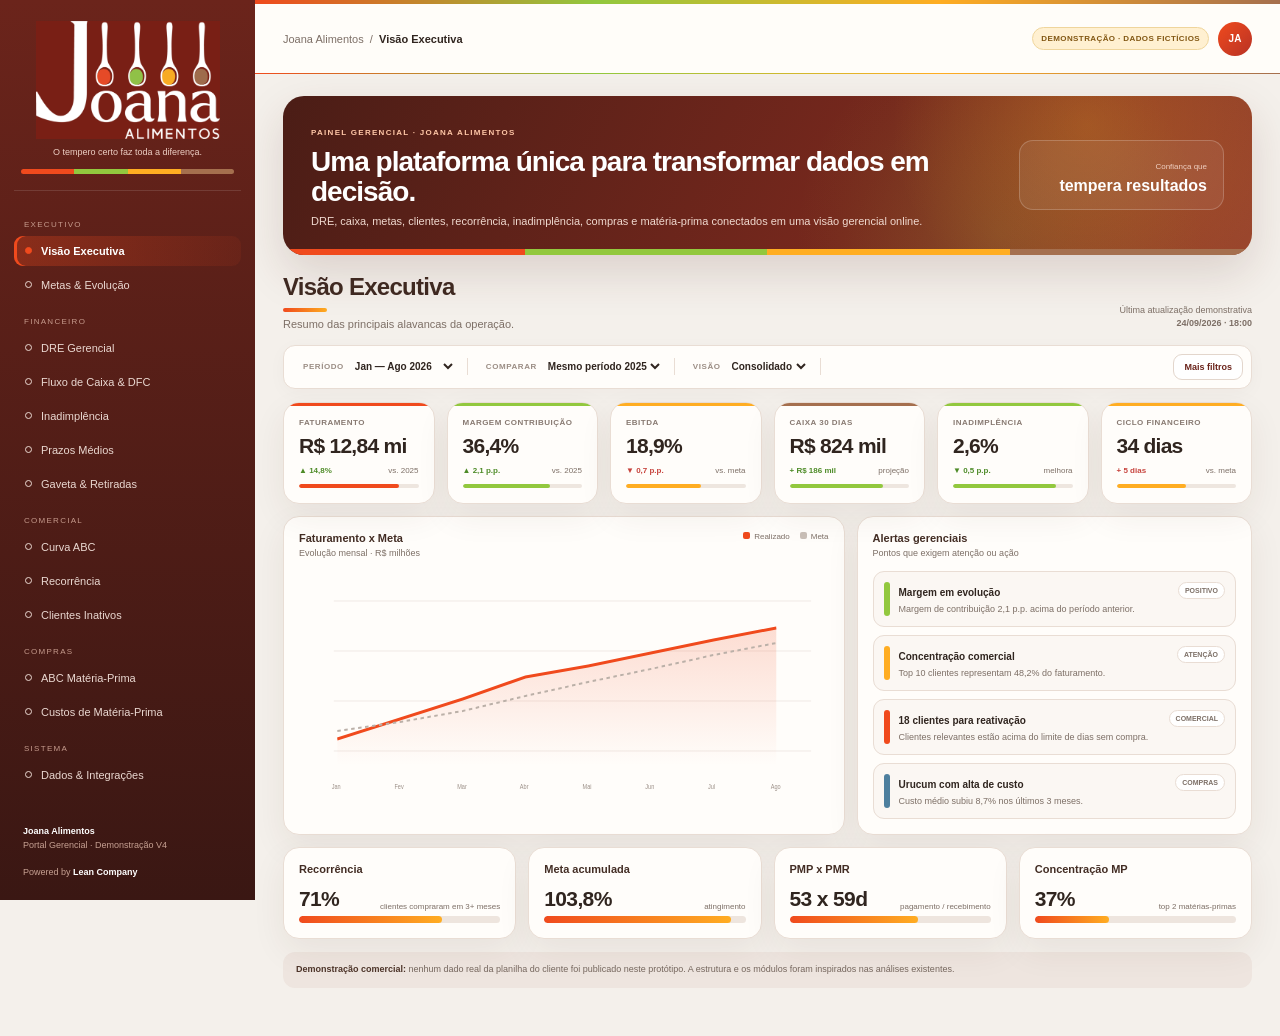
<file: joana/index.html>
<!doctype html>
<html lang="pt-BR">
<head>
<meta charset="utf-8">
<meta name="viewport" content="width=device-width,initial-scale=1">
<meta name="theme-color" content="#6b241b">
<title>Joana Alimentos | Portal Gerencial — Demonstração V4</title>
<style>
:root{--bg:#f4f0eb;--paper:#fffdfa;--paper2:#fbf6f0;--ink:#30251f;--muted:#7d6f66;--line:#e9ddd4;--deep:#6b241b;--deep2:#3a1713;--orange:#f04a1d;--green:#92c83e;--yellow:#ffad22;--brown:#a56f4e;--red:#c7433d;--blue:#4d7f9e;--shadow:0 12px 34px rgba(72,39,28,.07);--radius:16px}
*{box-sizing:border-box}html{scroll-behavior:smooth}body{margin:0;background:var(--bg);color:var(--ink);font-family:Inter,ui-sans-serif,-apple-system,BlinkMacSystemFont,"Segoe UI",Roboto,Arial,sans-serif}
button,select,input{font:inherit}.app{display:grid;grid-template-columns:255px minmax(0,1fr);min-height:100vh}.sidebar{position:sticky;top:0;height:100vh;background:linear-gradient(180deg,var(--deep) 0%,var(--deep2) 100%);padding:18px 14px;color:#fff;display:flex;flex-direction:column;z-index:30;overflow:auto}
.brand{padding:3px 7px 16px;border-bottom:1px solid rgba(255,255,255,.12);margin-bottom:12px}.brand img{display:block;width:184px;max-width:100%;margin:0 auto 7px}.brand small{display:block;text-align:center;color:#edcfc4;font-size:9px;line-height:1.4}.colorbar{display:grid;grid-template-columns:repeat(4,1fr);height:5px;border-radius:99px;overflow:hidden;margin-top:10px}.colorbar i:nth-child(1){background:var(--orange)}.colorbar i:nth-child(2){background:var(--green)}.colorbar i:nth-child(3){background:var(--yellow)}.colorbar i:nth-child(4){background:var(--brown)}
.group{margin-top:10px}.navlabel{font-size:8px;text-transform:uppercase;letter-spacing:.16em;color:#c69b8d;padding:7px 10px}.nav{display:flex;flex-direction:column;gap:4px}.nav button{border:0;background:transparent;color:#ead8d1;text-align:left;padding:9px 11px;border-radius:9px;cursor:pointer;display:flex;gap:9px;align-items:center;font-size:11px;transition:.16s}.nav button:hover{background:rgba(255,255,255,.07);color:#fff}.nav button.active{background:linear-gradient(90deg,rgba(240,74,29,.30),rgba(240,74,29,.08));box-shadow:inset 3px 0 0 var(--orange);color:#fff;font-weight:750}.dot{width:7px;height:7px;border:1.4px solid currentColor;border-radius:50%;flex:0 0 auto}.active .dot{background:var(--orange);border-color:var(--orange)}.sidefoot{margin-top:auto;padding:14px 9px 3px;font-size:9px;line-height:1.5;color:#c6a092}.sidefoot strong{color:#fff}
main{min-width:0}.top{height:74px;position:sticky;top:0;z-index:20;background:rgba(255,253,250,.95);backdrop-filter:blur(10px);border-top:4px solid transparent;border-image:linear-gradient(90deg,var(--orange),var(--green),var(--yellow),var(--brown)) 1;border-bottom:1px solid var(--line);display:flex;align-items:center;justify-content:space-between;padding:0 28px}.crumb{font-size:11px;color:var(--muted)}.crumb strong{color:var(--ink)}.topright{display:flex;align-items:center;gap:9px}.badge{font-size:8px;font-weight:850;letter-spacing:.05em;background:#fff0d1;color:#825713;border:1px solid #efd59c;padding:6px 8px;border-radius:999px}.avatar{width:34px;height:34px;border-radius:50%;display:grid;place-items:center;background:linear-gradient(135deg,var(--orange),#b83225);color:#fff;font-size:10px;font-weight:850}.content{max-width:1600px;margin:auto;padding:22px 28px 48px}.page{display:none}.page.active{display:block}
.hero{position:relative;overflow:hidden;border-radius:21px;padding:25px 28px;margin-bottom:18px;color:#fff;background:radial-gradient(circle at 83% 18%,rgba(255,173,34,.23),transparent 24%),radial-gradient(circle at 74% 87%,rgba(146,200,62,.15),transparent 28%),linear-gradient(115deg,#4b1d16 0%,#77281d 60%,#9b472d 100%);box-shadow:0 18px 45px rgba(80,35,24,.15)}.hero:after{content:"";position:absolute;left:0;right:0;bottom:0;height:6px;background:linear-gradient(90deg,var(--orange) 0 25%,var(--green) 25% 50%,var(--yellow) 50% 75%,var(--brown) 75%)}.hero-grid{display:grid;grid-template-columns:1fr auto;gap:24px;align-items:center;position:relative;z-index:1}.eyebrow{font-size:8px;letter-spacing:.16em;color:#ffc7a7;font-weight:900}.hero h1{font-size:28px;line-height:1.06;max-width:760px;margin:8px 0 7px;letter-spacing:-.035em}.hero p{margin:0;color:#f0d9cf;font-size:11px;max-width:720px;line-height:1.5}.seal{border:1px solid rgba(255,255,255,.2);background:rgba(255,255,255,.07);padding:14px 16px;border-radius:14px;text-align:right;min-width:205px}.seal span{font-size:8px;color:#efcfc1}.seal strong{display:block;font-size:16px;margin-top:4px}
.pagehead{display:flex;justify-content:space-between;gap:18px;align-items:flex-end;margin-bottom:15px}.pagetitle h2{font-size:24px;letter-spacing:-.03em;margin:0;color:#3f2a22}.pagetitle h2:after{content:"";display:block;width:44px;height:4px;margin-top:7px;border-radius:99px;background:linear-gradient(90deg,var(--orange),var(--yellow))}.pagetitle p{font-size:11px;color:var(--muted);margin:6px 0 0}.updated{font-size:9px;color:var(--muted);text-align:right;line-height:1.45}
.filters{display:flex;gap:7px;align-items:center;flex-wrap:wrap;background:var(--paper);border:1px solid var(--line);border-radius:12px;padding:8px;margin-bottom:13px;box-shadow:0 4px 18px rgba(50,31,22,.03)}.filter{padding:2px 11px;border-right:1px solid var(--line);display:flex;align-items:center;gap:7px}.filter:last-of-type{border-right:0}.filter label{font-size:8px;text-transform:uppercase;letter-spacing:.07em;color:#9b8d84;font-weight:850}.filter select,.filter input{border:0;background:transparent;outline:0;color:var(--ink);font-size:10px;font-weight:700}.grow{flex:1}.ghost{background:#fff;border:1px solid #e3d6cc;color:var(--deep);border-radius:9px;padding:7px 10px;font-size:9px;font-weight:800;cursor:pointer}
.grid{display:grid;gap:12px}.kpis{grid-template-columns:repeat(6,minmax(0,1fr));margin-bottom:12px}.two{grid-template-columns:1.42fr 1fr}.equal{grid-template-columns:1fr 1fr}.three{grid-template-columns:repeat(3,1fr)}.four{grid-template-columns:repeat(4,1fr)}.card{background:var(--paper);border:1px solid var(--line);border-radius:var(--radius);box-shadow:var(--shadow);padding:15px;min-width:0}.kpi{position:relative;overflow:hidden}.kpi:before{content:"";position:absolute;top:0;left:0;right:0;height:3px;background:var(--orange)}.kpi:nth-child(2):before,.kpi:nth-child(5):before{background:var(--green)}.kpi:nth-child(3):before,.kpi:nth-child(6):before{background:var(--yellow)}.kpi:nth-child(4):before{background:var(--brown)}.klabel{font-size:8px;text-transform:uppercase;letter-spacing:.06em;color:#887a72;font-weight:850}.kvalue{font-size:21px;font-weight:850;letter-spacing:-.035em;margin-top:7px;white-space:nowrap}.kfoot{display:flex;justify-content:space-between;gap:7px;font-size:8px;color:var(--muted);margin-top:8px}.up{color:#4d8b27;font-weight:850}.down{color:var(--red);font-weight:850}.neutral{color:#7a6b62;font-weight:800}.spark{height:4px;background:#eee6df;border-radius:99px;overflow:hidden;margin-top:9px}.spark i{display:block;height:100%;background:var(--orange);border-radius:99px}.green i{background:var(--green)}.yellow i{background:var(--yellow)}
.chead{display:flex;align-items:flex-start;justify-content:space-between;gap:11px;margin-bottom:11px}.ctitle{font-size:11px;font-weight:850;color:#432d24}.csub{font-size:9px;color:var(--muted);margin-top:3px;line-height:1.45}.legend{display:flex;gap:10px;font-size:8px;color:var(--muted)}.legend span:before{content:"";display:inline-block;width:7px;height:7px;border-radius:2px;background:var(--orange);margin-right:4px}.legend .gray:before{background:#c9bfb7}.legend .greenDot:before{background:var(--green)}
.chart{height:235px}.chart svg{width:100%;height:100%;overflow:visible}.gl{stroke:#eee6df;stroke-width:1}.lab{font-size:8px;fill:#9c9088}.lineA{fill:none;stroke:var(--orange);stroke-width:3}.lineB{fill:none;stroke:#bbb0a8;stroke-width:2;stroke-dasharray:5 5}.area{fill:url(#og)}.pt{fill:#fff;stroke:var(--orange);stroke-width:2}
.insights{display:flex;flex-direction:column;gap:8px}.insight{display:grid;grid-template-columns:6px 1fr auto;gap:9px;border:1px solid var(--line);background:#fbf7f3;border-radius:11px;padding:10px}.flag{border-radius:99px;background:var(--orange)}.good .flag{background:var(--green)}.warn .flag{background:var(--yellow)}.blue .flag{background:var(--blue)}.insight strong{font-size:10px}.insight p{font-size:9px;color:var(--muted);line-height:1.45;margin:3px 0 0}.tag{font-size:7px;font-weight:850;border:1px solid var(--line);background:#fff;border-radius:999px;padding:4px 6px;height:max-content;color:#7d7067}
.tablewrap{overflow:auto;border:1px solid var(--line);border-radius:12px}table{width:100%;border-collapse:collapse;min-width:780px;background:var(--paper)}th{font-size:8px;text-transform:uppercase;letter-spacing:.04em;color:#8b776c;background:#fdf7f2;text-align:left;padding:8px;border-bottom:1px solid var(--line);position:sticky;top:0;z-index:2}td{font-size:9.5px;padding:8px;border-bottom:1px solid #f0e9e3;color:#514943;white-space:nowrap}th.num,td.num{text-align:right}.bold{font-weight:850;color:#2e241f!important}.total td{font-weight:850;background:#fbf6f1}.section td{background:#f6eee8;font-weight:850;color:#5a382c}.positive{color:#4d8b27!important}.negative{color:#b83f39!important}.muted{color:var(--muted)!important}.stickycol{position:sticky;left:0;background:inherit;z-index:1}th.stickycol{z-index:3}
.pill{display:inline-flex;align-items:center;justify-content:center;height:19px;padding:0 6px;border-radius:999px;font-size:7px;font-weight:850}.a,.ok{background:#ecf7e3;color:#4e8429}.b,.att{background:#fff3d6;color:#926310}.c{background:#f4e9e4;color:#99593f}.off{background:#fae7e4;color:#a53d36}.info{background:#e8f1f6;color:#4d7188}
.tabs{display:flex;gap:4px;background:#eee3da;padding:4px;border-radius:9px;width:max-content;margin-bottom:11px;flex-wrap:wrap}.tabs button{border:0;background:transparent;padding:6px 9px;border-radius:7px;font-size:8px;font-weight:800;color:#83756c;cursor:pointer}.tabs button.active{background:#fff;color:var(--deep);box-shadow:0 2px 8px rgba(50,30,20,.07)}
.metricline{display:flex;justify-content:space-between;align-items:end;gap:12px;margin:12px 0 5px}.metricline strong{font-size:21px;letter-spacing:-.03em}.metricline span{font-size:8px;color:var(--muted)}.progress{height:7px;background:#eee5de;border-radius:999px;overflow:hidden}.progress i{height:100%;display:block;background:linear-gradient(90deg,var(--orange),var(--yellow));border-radius:999px}
.heat{border-radius:6px;text-align:center!important;font-weight:800}.h0{background:#f3eee9;color:#b1a49c}.h1{background:#fef0dc;color:#8f641e}.h2{background:#ffe1c8;color:#9a4a25}.h3{background:#fbc1a8;color:#7d301f}.h4{background:#f69a72;color:#fff}.h5{background:#e9582c;color:#fff}.recname{min-width:220px;max-width:260px;overflow:hidden;text-overflow:ellipsis}
.abcbar{width:110px;height:6px;background:#eee6df;border-radius:99px;overflow:hidden;display:inline-block;vertical-align:middle}.abcbar i{display:block;height:100%;background:var(--orange);border-radius:99px}.curve-summary{display:grid;grid-template-columns:repeat(3,1fr);gap:9px;margin-bottom:11px}.curvebox{border:1px solid var(--line);border-radius:11px;padding:11px;background:#fbf7f3}.curvebox strong{font-size:18px;display:block;margin-top:3px}.curvebox span{font-size:8px;color:var(--muted)}
.note{margin-top:13px;border-radius:12px;background:#eee5df;padding:11px 13px;color:#75665d;font-size:9px;line-height:1.5}.note strong{color:#4c3328}.microgrid{display:grid;grid-template-columns:repeat(4,1fr);gap:8px}.micro{border:1px solid var(--line);background:#fbf7f3;border-radius:10px;padding:10px}.micro span{font-size:8px;color:var(--muted);display:block}.micro strong{font-size:14px;display:block;margin-top:4px}
.flowband{display:grid;grid-template-columns:repeat(5,1fr);gap:8px}.flowbox{border:1px solid var(--line);background:#fbf7f3;border-radius:11px;padding:11px}.flowbox span{font-size:8px;color:var(--muted)}.flowbox strong{display:block;font-size:16px;margin-top:4px}.arrow{text-align:center;font-size:16px;color:#b9aba2;align-self:center}
.mobile{display:none}
@media(max-width:1220px){.app{grid-template-columns:220px 1fr}.kpis{grid-template-columns:repeat(3,1fr)}.two,.equal{grid-template-columns:1fr}.three,.four{grid-template-columns:repeat(2,1fr)}.brand img{width:160px}}
@media(max-width:760px){.app{display:block}.sidebar{position:fixed;left:-260px;width:245px;transition:.25s}.sidebar.open{left:0}.mobile{display:block;border:0;background:transparent;font-size:20px}.top{padding:0 14px}.content{padding:16px 13px 35px}.kpis{grid-template-columns:1fr 1fr}.hero-grid{grid-template-columns:1fr}.seal{display:none}.hero h1{font-size:22px}.badge{display:none}.three,.four,.microgrid{grid-template-columns:1fr}.pagehead{align-items:flex-start;flex-direction:column}.updated{text-align:left}.flowband{grid-template-columns:1fr 1fr}}
</style>
</head>
<body>
<div class="app">
<aside class="sidebar" id="sidebar">
  <div class="brand"><img src="[data-uri]" alt="Joana Alimentos"><small>O tempero certo faz toda a diferença.</small><div class="colorbar"><i></i><i></i><i></i><i></i></div></div>
  <div class="group"><div class="navlabel">Executivo</div><nav class="nav"><button class="active" data-page="executivo"><span class="dot"></span>Visão Executiva</button><button data-page="metas"><span class="dot"></span>Metas & Evolução</button></nav></div>
  <div class="group"><div class="navlabel">Financeiro</div><nav class="nav"><button data-page="dre"><span class="dot"></span>DRE Gerencial</button><button data-page="fluxo"><span class="dot"></span>Fluxo de Caixa & DFC</button><button data-page="inad"><span class="dot"></span>Inadimplência</button><button data-page="prazos"><span class="dot"></span>Prazos Médios</button><button data-page="gaveta"><span class="dot"></span>Gaveta & Retiradas</button></nav></div>
  <div class="group"><div class="navlabel">Comercial</div><nav class="nav"><button data-page="abc"><span class="dot"></span>Curva ABC</button><button data-page="recorrencia"><span class="dot"></span>Recorrência</button><button data-page="inativos"><span class="dot"></span>Clientes Inativos</button></nav></div>
  <div class="group"><div class="navlabel">Compras</div><nav class="nav"><button data-page="abcmp"><span class="dot"></span>ABC Matéria-Prima</button><button data-page="custosmp"><span class="dot"></span>Custos de Matéria-Prima</button></nav></div>
  <div class="group"><div class="navlabel">Sistema</div><nav class="nav"><button data-page="integracoes"><span class="dot"></span>Dados & Integrações</button></nav></div>
  <div class="sidefoot"><strong>Joana Alimentos</strong><br>Portal Gerencial · Demonstração V4<br><br>Powered by <strong>Lean Company</strong></div>
</aside>
<main>
<header class="top"><button class="mobile" id="mobile">☰</button><div class="crumb">Joana Alimentos &nbsp;/&nbsp; <strong id="crumb">Visão Executiva</strong></div><div class="topright"><span class="badge">DEMONSTRAÇÃO · DADOS FICTÍCIOS</span><div class="avatar">JA</div></div></header>
<div class="content">

<section class="page active" id="executivo">
<div class="hero"><div class="hero-grid"><div><span class="eyebrow">PAINEL GERENCIAL · JOANA ALIMENTOS</span><h1>Uma plataforma única para transformar dados em decisão.</h1><p>DRE, caixa, metas, clientes, recorrência, inadimplência, compras e matéria-prima conectados em uma visão gerencial online.</p></div><div class="seal"><span>Confiança que</span><strong>tempera resultados</strong></div></div></div>
<div class="pagehead"><div class="pagetitle"><h2>Visão Executiva</h2><p>Resumo das principais alavancas da operação.</p></div><div class="updated">Última atualização demonstrativa<br><strong>24/09/2026 · 18:00</strong></div></div>
<div class="filters"><div class="filter"><label>Período</label><select><option>Jan — Ago 2026</option><option>Últimos 12 meses</option></select></div><div class="filter"><label>Comparar</label><select><option>Mesmo período 2025</option><option>Meta 2026</option></select></div><div class="filter"><label>Visão</label><select><option>Consolidado</option><option>Indústria</option><option>Distribuição</option></select></div><div class="grow"></div><button class="ghost">Mais filtros</button></div>
<div class="grid kpis">
<div class="card kpi"><div class="klabel">Faturamento</div><div class="kvalue">R$ 12,84 mi</div><div class="kfoot"><span class="up">▲ 14,8%</span><span>vs. 2025</span></div><div class="spark"><i style="width:84%"></i></div></div>
<div class="card kpi"><div class="klabel">Margem contribuição</div><div class="kvalue">36,4%</div><div class="kfoot"><span class="up">▲ 2,1 p.p.</span><span>vs. 2025</span></div><div class="spark green"><i style="width:73%"></i></div></div>
<div class="card kpi"><div class="klabel">EBITDA</div><div class="kvalue">18,9%</div><div class="kfoot"><span class="down">▼ 0,7 p.p.</span><span>vs. meta</span></div><div class="spark yellow"><i style="width:63%"></i></div></div>
<div class="card kpi"><div class="klabel">Caixa 30 dias</div><div class="kvalue">R$ 824 mil</div><div class="kfoot"><span class="up">+ R$ 186 mil</span><span>projeção</span></div><div class="spark green"><i style="width:78%"></i></div></div>
<div class="card kpi"><div class="klabel">Inadimplência</div><div class="kvalue">2,6%</div><div class="kfoot"><span class="up">▼ 0,5 p.p.</span><span>melhora</span></div><div class="spark green"><i style="width:86%"></i></div></div>
<div class="card kpi"><div class="klabel">Ciclo financeiro</div><div class="kvalue">34 dias</div><div class="kfoot"><span class="down">+ 5 dias</span><span>vs. meta</span></div><div class="spark yellow"><i style="width:58%"></i></div></div>
</div>
<div class="grid two">
<div class="card"><div class="chead"><div><div class="ctitle">Faturamento x Meta</div><div class="csub">Evolução mensal · R$ milhões</div></div><div class="legend"><span>Realizado</span><span class="gray">Meta</span></div></div><div class="chart"><svg viewBox="0 0 760 235" preserveAspectRatio="none"><defs><linearGradient id="og" x1="0" x2="0" y1="0" y2="1"><stop offset="0%" stop-color="#f04a1d" stop-opacity=".18"/><stop offset="100%" stop-color="#f04a1d" stop-opacity="0"/></linearGradient></defs><line class="gl" x1="50" y1="30" x2="735" y2="30"/><line class="gl" x1="50" y1="80" x2="735" y2="80"/><line class="gl" x1="50" y1="130" x2="735" y2="130"/><line class="gl" x1="50" y1="180" x2="735" y2="180"/><path class="area" d="M55,168 L145,148 L235,128 L325,106 L415,95 L505,82 L595,69 L685,57 L685,195 L55,195 Z"/><path class="lineA" d="M55,168 L145,148 L235,128 L325,106 L415,95 L505,82 L595,69 L685,57"/><path class="lineB" d="M55,160 L145,151 L235,140 L325,125 L415,111 L505,98 L595,84 L685,72"/><text class="lab" x="47" y="218">Jan</text><text class="lab" x="137" y="218">Fev</text><text class="lab" x="227" y="218">Mar</text><text class="lab" x="317" y="218">Abr</text><text class="lab" x="407" y="218">Mai</text><text class="lab" x="497" y="218">Jun</text><text class="lab" x="587" y="218">Jul</text><text class="lab" x="677" y="218">Ago</text></svg></div></div>
<div class="card"><div class="chead"><div><div class="ctitle">Alertas gerenciais</div><div class="csub">Pontos que exigem atenção ou ação</div></div></div><div class="insights"><div class="insight good"><div class="flag"></div><div><strong>Margem em evolução</strong><p>Margem de contribuição 2,1 p.p. acima do período anterior.</p></div><span class="tag">POSITIVO</span></div><div class="insight warn"><div class="flag"></div><div><strong>Concentração comercial</strong><p>Top 10 clientes representam 48,2% do faturamento.</p></div><span class="tag">ATENÇÃO</span></div><div class="insight"><div class="flag"></div><div><strong>18 clientes para reativação</strong><p>Clientes relevantes estão acima do limite de dias sem compra.</p></div><span class="tag">COMERCIAL</span></div><div class="insight blue"><div class="flag"></div><div><strong>Urucum com alta de custo</strong><p>Custo médio subiu 8,7% nos últimos 3 meses.</p></div><span class="tag">COMPRAS</span></div></div></div>
</div>
<div class="grid four" style="margin-top:12px"><div class="card"><div class="ctitle">Recorrência</div><div class="metricline"><strong>71%</strong><span>clientes compraram em 3+ meses</span></div><div class="progress"><i style="width:71%"></i></div></div><div class="card"><div class="ctitle">Meta acumulada</div><div class="metricline"><strong>103,8%</strong><span>atingimento</span></div><div class="progress"><i style="width:93%"></i></div></div><div class="card"><div class="ctitle">PMP x PMR</div><div class="metricline"><strong>53 x 59d</strong><span>pagamento / recebimento</span></div><div class="progress"><i style="width:64%"></i></div></div><div class="card"><div class="ctitle">Concentração MP</div><div class="metricline"><strong>37%</strong><span>top 2 matérias-primas</span></div><div class="progress"><i style="width:37%"></i></div></div></div>
</section>

<section class="page" id="metas"><div class="pagehead"><div class="pagetitle"><h2>Metas & Evolução</h2><p>Planejamento anual, crescimento e atingimento mês a mês.</p></div><div class="updated">Estrutura inspirada na aba Metas</div></div>
<div class="grid kpis"><div class="card kpi"><div class="klabel">Meta anual</div><div class="kvalue">R$ 18,49 mi</div><div class="kfoot"><span>+20%</span><span>vs. 2025</span></div></div><div class="card kpi"><div class="klabel">Realizado YTD</div><div class="kvalue">R$ 12,84 mi</div><div class="kfoot"><span class="up">69,4%</span><span>da meta anual</span></div></div><div class="card kpi"><div class="klabel">Meta YTD</div><div class="kvalue">R$ 12,37 mi</div><div class="kfoot"><span class="up">+3,8%</span><span>acima</span></div></div><div class="card kpi"><div class="klabel">Crescimento</div><div class="kvalue">14,8%</div><div class="kfoot"><span>vs. 2025</span><span></span></div></div><div class="card kpi"><div class="klabel">Meses acima meta</div><div class="kvalue">5 / 8</div><div class="kfoot"><span class="up">62,5%</span><span></span></div></div><div class="card kpi"><div class="klabel">Forecast anual</div><div class="kvalue">R$ 19,2 mi</div><div class="kfoot"><span class="up">103,8%</span><span>da meta</span></div></div></div>
<div class="card"><div class="tablewrap"><table><thead><tr><th>Mês</th><th class="num">2024</th><th class="num">2025</th><th class="num">Cresc. 24→25</th><th class="num">Meta 2026</th><th class="num">Real 2026</th><th class="num">Atingimento</th><th class="num">Cresc. 25→26</th></tr></thead><tbody>
<tr><td>Janeiro</td><td class="num">R$ 694 mil</td><td class="num">R$ 941 mil</td><td class="num positive">+35,6%</td><td class="num">R$ 1,129 mi</td><td class="num bold">R$ 1,405 mi</td><td class="num positive">124,5%</td><td class="num positive">+49,4%</td></tr>
<tr><td>Fevereiro</td><td class="num">R$ 623 mil</td><td class="num">R$ 1,271 mi</td><td class="num positive">+103,9%</td><td class="num">R$ 1,525 mi</td><td class="num bold">R$ 1,440 mi</td><td class="num negative">94,4%</td><td class="num positive">+13,3%</td></tr>
<tr><td>Março</td><td class="num">R$ 558 mil</td><td class="num">R$ 1,105 mi</td><td class="num positive">+98,1%</td><td class="num">R$ 1,326 mi</td><td class="num bold">R$ 1,715 mi</td><td class="num positive">129,4%</td><td class="num positive">+55,2%</td></tr>
<tr><td>Abril</td><td class="num">R$ 702 mil</td><td class="num">R$ 1,260 mi</td><td class="num positive">+79,6%</td><td class="num">R$ 1,512 mi</td><td class="num bold">R$ 1,412 mi</td><td class="num negative">93,4%</td><td class="num positive">+12,1%</td></tr>
<tr><td>Maio</td><td class="num">R$ 646 mil</td><td class="num">R$ 1,145 mi</td><td class="num positive">+77,2%</td><td class="num">R$ 1,374 mi</td><td class="num bold">R$ 1,658 mi</td><td class="num positive">120,7%</td><td class="num positive">+44,8%</td></tr>
<tr><td>Junho</td><td class="num">R$ 798 mil</td><td class="num">R$ 1,310 mi</td><td class="num positive">+64,2%</td><td class="num">R$ 1,572 mi</td><td class="num bold">R$ 1,388 mi</td><td class="num negative">88,3%</td><td class="num positive">+5,9%</td></tr>
<tr><td>Julho</td><td class="num">R$ 916 mil</td><td class="num">R$ 1,384 mi</td><td class="num positive">+51,2%</td><td class="num">R$ 1,661 mi</td><td class="num bold">R$ 1,870 mi</td><td class="num positive">112,6%</td><td class="num positive">+35,1%</td></tr>
<tr><td>Agosto</td><td class="num">R$ 844 mil</td><td class="num">R$ 1,397 mi</td><td class="num positive">+65,5%</td><td class="num">R$ 1,677 mi</td><td class="num bold">R$ 1,952 mi</td><td class="num positive">116,4%</td><td class="num positive">+39,7%</td></tr>
<tr class="total"><td>Acumulado</td><td class="num">R$ 5,78 mi</td><td class="num">R$ 9,81 mi</td><td class="num positive">+69,7%</td><td class="num">R$ 12,37 mi</td><td class="num">R$ 12,84 mi</td><td class="num positive">103,8%</td><td class="num positive">+30,9%</td></tr>
</tbody></table></div></div></section>

<section class="page" id="dre"><div class="pagehead"><div class="pagetitle"><h2>DRE Gerencial</h2><p>Resultado econômico com visão mensal, acumulado e análise vertical.</p></div><div class="updated">Dados fictícios · estrutura espelhada da DRE</div></div><div class="filters"><div class="filter"><label>Ano</label><select><option>2026</option><option>2025</option></select></div><div class="filter"><label>Visão</label><select><option>Mensal + acumulado</option><option>Somente acumulado</option></select></div><div class="grow"></div><button class="ghost">Exportar</button></div>
<div class="grid kpis"><div class="card kpi"><div class="klabel">Receita líquida</div><div class="kvalue">R$ 12,18 mi</div><div class="kfoot"><span class="up">▲ 13,9%</span><span>vs. 2025</span></div></div><div class="card kpi"><div class="klabel">Margem contribuição</div><div class="kvalue">36,4%</div><div class="kfoot"><span class="up">+2,1 p.p.</span><span></span></div></div><div class="card kpi"><div class="klabel">EBITDA</div><div class="kvalue">18,9%</div><div class="kfoot"><span class="down">-0,7 p.p.</span><span>vs. meta</span></div></div><div class="card kpi"><div class="klabel">Lucro líquido</div><div class="kvalue">13,7%</div><div class="kfoot"><span class="up">+1,4 p.p.</span><span></span></div></div><div class="card kpi"><div class="klabel">Ponto equilíbrio</div><div class="kvalue">R$ 1,18 mi</div><div class="kfoot"><span>mensal</span><span></span></div></div><div class="card kpi"><div class="klabel">Folga sobre PE</div><div class="kvalue">31,6%</div><div class="kfoot"><span class="up">saudável</span><span></span></div></div></div>
<div class="tablewrap"><table><thead><tr><th class="stickycol">Conta</th><th class="num">Jan</th><th class="num">Fev</th><th class="num">Mar</th><th class="num">Abr</th><th class="num">Mai</th><th class="num">Jun</th><th class="num">Jul</th><th class="num">Ago</th><th class="num">Acumulado</th><th class="num">Média</th><th class="num">AV%</th></tr></thead><tbody>
<tr class="section"><td class="stickycol">Faturamento Bruto</td><td class="num">1.390</td><td class="num">1.475</td><td class="num">1.522</td><td class="num">1.595</td><td class="num">1.642</td><td class="num">1.693</td><td class="num">1.742</td><td class="num">1.781</td><td class="num">12.840</td><td class="num">1.605</td><td class="num">100,0%</td></tr>
<tr><td class="stickycol">(-) Impostos sobre vendas</td><td class="num">47</td><td class="num">50</td><td class="num">52</td><td class="num">54</td><td class="num">56</td><td class="num">58</td><td class="num">60</td><td class="num">61</td><td class="num">438</td><td class="num">55</td><td class="num">3,4%</td></tr>
<tr><td class="stickycol">(-) Devoluções / Bonificações</td><td class="num">25</td><td class="num">25</td><td class="num">25</td><td class="num">26</td><td class="num">28</td><td class="num">28</td><td class="num">29</td><td class="num">30</td><td class="num">216</td><td class="num">27</td><td class="num">1,7%</td></tr>
<tr class="total"><td class="stickycol">(=) Receita Líquida</td><td class="num">1.318</td><td class="num">1.400</td><td class="num">1.445</td><td class="num">1.515</td><td class="num">1.558</td><td class="num">1.607</td><td class="num">1.653</td><td class="num">1.690</td><td class="num">12.186</td><td class="num">1.523</td><td class="num">94,9%</td></tr>
<tr><td class="stickycol">(-) Consumo de Matéria-Prima</td><td class="num">782</td><td class="num">823</td><td class="num">846</td><td class="num">881</td><td class="num">899</td><td class="num">915</td><td class="num">939</td><td class="num">967</td><td class="num">7.052</td><td class="num">882</td><td class="num">54,9%</td></tr>
<tr><td class="stickycol">(-) Frete s/ compras</td><td class="num">13</td><td class="num">16</td><td class="num">14</td><td class="num">18</td><td class="num">16</td><td class="num">17</td><td class="num">18</td><td class="num">19</td><td class="num">131</td><td class="num">16</td><td class="num">1,0%</td></tr>
<tr><td class="stickycol">(-) Embalagens</td><td class="num">44</td><td class="num">48</td><td class="num">53</td><td class="num">51</td><td class="num">59</td><td class="num">66</td><td class="num">71</td><td class="num">74</td><td class="num">466</td><td class="num">58</td><td class="num">3,6%</td></tr>
<tr class="total"><td class="stickycol">(=) Margem de Contribuição</td><td class="num">479</td><td class="num">513</td><td class="num">532</td><td class="num">565</td><td class="num">584</td><td class="num">609</td><td class="num">625</td><td class="num">630</td><td class="num positive">4.537</td><td class="num">567</td><td class="num positive">36,4%</td></tr>
<tr><td class="stickycol">(-) Pessoal / Fábrica</td><td class="num">88</td><td class="num">91</td><td class="num">96</td><td class="num">98</td><td class="num">102</td><td class="num">105</td><td class="num">111</td><td class="num">114</td><td class="num">805</td><td class="num">101</td><td class="num">6,5%</td></tr>
<tr><td class="stickycol">(-) Despesas Administrativas</td><td class="num">61</td><td class="num">64</td><td class="num">65</td><td class="num">67</td><td class="num">70</td><td class="num">74</td><td class="num">82</td><td class="num">88</td><td class="num">571</td><td class="num">71</td><td class="num">4,6%</td></tr>
<tr><td class="stickycol">(-) Comercial / Logística</td><td class="num">86</td><td class="num">93</td><td class="num">93</td><td class="num">96</td><td class="num">96</td><td class="num">98</td><td class="num">107</td><td class="num">116</td><td class="num">785</td><td class="num">98</td><td class="num">6,3%</td></tr>
<tr class="total"><td class="stickycol">(=) EBITDA</td><td class="num">244</td><td class="num">265</td><td class="num">278</td><td class="num">304</td><td class="num">316</td><td class="num">332</td><td class="num">325</td><td class="num">312</td><td class="num positive">2.276</td><td class="num">285</td><td class="num positive">18,9%</td></tr>
<tr><td class="stickycol">(-) Despesas Financeiras</td><td class="num">35</td><td class="num">34</td><td class="num">35</td><td class="num">37</td><td class="num">40</td><td class="num">42</td><td class="num">44</td><td class="num">46</td><td class="num">313</td><td class="num">39</td><td class="num">2,5%</td></tr>
<tr><td class="stickycol">(-) Impostos sobre lucro / Outros</td><td class="num">35</td><td class="num">34</td><td class="num">37</td><td class="num">40</td><td class="num">41</td><td class="num">43</td><td class="num">45</td><td class="num">45</td><td class="num">320</td><td class="num">40</td><td class="num">2,6%</td></tr>
<tr class="section"><td class="stickycol">(=) Lucro Líquido</td><td class="num">174</td><td class="num">197</td><td class="num">206</td><td class="num">227</td><td class="num">235</td><td class="num">247</td><td class="num">236</td><td class="num">221</td><td class="num positive">1.743</td><td class="num">218</td><td class="num positive">13,7%</td></tr>
<tr><td class="stickycol">(-) Dívidas / Investimentos</td><td class="num">56</td><td class="num">74</td><td class="num">63</td><td class="num">81</td><td class="num">72</td><td class="num">85</td><td class="num">91</td><td class="num">88</td><td class="num">610</td><td class="num">76</td><td class="num">4,8%</td></tr>
<tr><td class="stickycol">(-) Retirada de Lucro</td><td class="num">42</td><td class="num">68</td><td class="num">56</td><td class="num">90</td><td class="num">84</td><td class="num">78</td><td class="num">103</td><td class="num">97</td><td class="num">618</td><td class="num">77</td><td class="num">4,8%</td></tr>
<tr class="total"><td class="stickycol">Disponibilidade p/ Caixa</td><td class="num">76</td><td class="num">55</td><td class="num">87</td><td class="num">56</td><td class="num">79</td><td class="num">84</td><td class="num">42</td><td class="num">36</td><td class="num positive">515</td><td class="num">64</td><td class="num positive">4,0%</td></tr>
</tbody></table></div></section>

<section class="page" id="fluxo"><div class="pagehead"><div class="pagetitle"><h2>Fluxo de Caixa & DFC</h2><p>Projeção diária e leitura realizada mês a mês.</p></div><div class="updated">Tabela detalhada incluída nesta versão</div></div>
<div class="grid kpis"><div class="card kpi"><div class="klabel">Saldo atual</div><div class="kvalue">R$ 638 mil</div><div class="kfoot"><span class="up">+11%</span><span>vs. mês anterior</span></div></div><div class="card kpi"><div class="klabel">A receber 30d</div><div class="kvalue">R$ 2,41 mi</div><div class="kfoot"><span>carteira</span><span></span></div></div><div class="card kpi"><div class="klabel">A pagar 30d</div><div class="kvalue">R$ 2,22 mi</div><div class="kfoot"><span>compromissos</span><span></span></div></div><div class="card kpi"><div class="klabel">Saldo projetado 30d</div><div class="kvalue">R$ 824 mil</div><div class="kfoot"><span class="up">+ R$ 186 mil</span><span></span></div></div><div class="card kpi"><div class="klabel">Menor saldo</div><div class="kvalue">R$ 412 mil</div><div class="kfoot"><span>em 18 dias</span><span></span></div></div><div class="card kpi"><div class="klabel">Resultado DFC YTD</div><div class="kvalue">R$ 516 mil</div><div class="kfoot"><span class="up">positivo</span><span></span></div></div></div>
<div class="tabs"><button class="active" data-flux-tab="projecao">Projeção diária</button><button data-flux-tab="dfc">DFC mensal</button></div>
<div id="flux-projecao"><div class="card"><div class="chead"><div><div class="ctitle">Fluxo de caixa projetado</div><div class="csub">Entradas, saídas e saldo acumulado por data</div></div></div><div class="tablewrap"><table><thead><tr><th>Data</th><th>Dia</th><th class="num">Saldo inicial</th><th class="num">Recebimentos</th><th class="num">Cheques</th><th class="num">Outras entradas</th><th class="num">Pagamentos</th><th class="num">Impostos</th><th class="num">Folha</th><th class="num">Resultado dia</th><th class="num">Saldo final</th></tr></thead><tbody>
<tr><td>25/09</td><td>Sex</td><td class="num">638.000</td><td class="num positive">182.400</td><td class="num positive">34.200</td><td class="num">0</td><td class="num negative">146.700</td><td class="num negative">24.000</td><td class="num">0</td><td class="num positive">45.900</td><td class="num bold">683.900</td></tr>
<tr><td>28/09</td><td>Seg</td><td class="num">683.900</td><td class="num positive">96.500</td><td class="num positive">18.000</td><td class="num">0</td><td class="num negative">211.300</td><td class="num">0</td><td class="num">0</td><td class="num negative">-96.800</td><td class="num bold">587.100</td></tr>
<tr><td>29/09</td><td>Ter</td><td class="num">587.100</td><td class="num positive">154.800</td><td class="num positive">41.200</td><td class="num">0</td><td class="num negative">119.600</td><td class="num">0</td><td class="num">0</td><td class="num positive">76.400</td><td class="num bold">663.500</td></tr>
<tr><td>30/09</td><td>Qua</td><td class="num">663.500</td><td class="num positive">122.400</td><td class="num positive">29.300</td><td class="num">0</td><td class="num negative">153.000</td><td class="num negative">56.000</td><td class="num negative">42.000</td><td class="num negative">-99.300</td><td class="num bold">564.200</td></tr>
<tr><td>01/10</td><td>Qui</td><td class="num">564.200</td><td class="num positive">233.000</td><td class="num positive">26.000</td><td class="num positive">12.000</td><td class="num negative">143.500</td><td class="num">0</td><td class="num">0</td><td class="num positive">127.500</td><td class="num bold">691.700</td></tr>
<tr><td>02/10</td><td>Sex</td><td class="num">691.700</td><td class="num positive">118.700</td><td class="num positive">35.600</td><td class="num">0</td><td class="num negative">176.000</td><td class="num">0</td><td class="num">0</td><td class="num negative">-21.700</td><td class="num bold">670.000</td></tr>
<tr class="total"><td colspan="3">Próximos 30 dias</td><td class="num">2.018.000</td><td class="num">392.000</td><td class="num">46.000</td><td class="num">1.842.000</td><td class="num">231.000</td><td class="num">197.000</td><td class="num positive">186.000</td><td class="num">824.000</td></tr>
</tbody></table></div></div></div>
<div id="flux-dfc" style="display:none"><div class="card"><div class="chead"><div><div class="ctitle">DFC — realizado mensal</div><div class="csub">Recebimentos, pagamentos e resultado acumulado</div></div></div><div class="tablewrap"><table><thead><tr><th>Conta</th><th class="num">Jan</th><th class="num">Fev</th><th class="num">Mar</th><th class="num">Abr</th><th class="num">Mai</th><th class="num">Jun</th><th class="num">Jul</th><th class="num">Ago</th><th class="num">Acumulado</th></tr></thead><tbody><tr class="section"><td>Recebimentos</td><td class="num">1.207</td><td class="num">1.267</td><td class="num">1.709</td><td class="num">2.122</td><td class="num">2.191</td><td class="num">1.537</td><td class="num">1.783</td><td class="num">1.831</td><td class="num">13.647</td></tr><tr><td>Pagamentos operacionais</td><td class="num">1.068</td><td class="num">1.139</td><td class="num">1.668</td><td class="num">1.518</td><td class="num">1.648</td><td class="num">1.543</td><td class="num">1.666</td><td class="num">1.714</td><td class="num">11.964</td></tr><tr><td>Dívidas / Investimentos</td><td class="num">102</td><td class="num">94</td><td class="num">113</td><td class="num">126</td><td class="num">131</td><td class="num">145</td><td class="num">151</td><td class="num">159</td><td class="num">1.021</td></tr><tr><td>Retiradas</td><td class="num">45</td><td class="num">72</td><td class="num">58</td><td class="num">90</td><td class="num">84</td><td class="num">78</td><td class="num">103</td><td class="num">97</td><td class="num">627</td></tr><tr class="total"><td>Resultado do mês</td><td class="num negative">-8</td><td class="num negative">-38</td><td class="num negative">-130</td><td class="num positive">388</td><td class="num positive">328</td><td class="num negative">-229</td><td class="num negative">-137</td><td class="num negative">-139</td><td class="num positive">35</td></tr><tr class="section"><td>Resultado acumulado</td><td class="num">630</td><td class="num">592</td><td class="num">462</td><td class="num">850</td><td class="num">1.178</td><td class="num">949</td><td class="num">812</td><td class="num">673</td><td class="num">673</td></tr></tbody></table></div></div></div>
</section>

<section class="page" id="inad"><div class="pagehead"><div class="pagetitle"><h2>Inadimplência</h2><p>Carteira vencida por faixa de atraso e cliente.</p></div><div class="updated">Detalhamento que não existia no primeiro HTML</div></div>
<div class="grid kpis"><div class="card kpi"><div class="klabel">Vencido total</div><div class="kvalue">R$ 94,6 mil</div><div class="kfoot"><span>2,6%</span><span>da carteira</span></div></div><div class="card kpi"><div class="klabel">1–15 dias</div><div class="kvalue">R$ 31,8 mil</div><div class="kfoot"><span>33,6%</span><span></span></div></div><div class="card kpi"><div class="klabel">16–30 dias</div><div class="kvalue">R$ 22,4 mil</div><div class="kfoot"><span>23,7%</span><span></span></div></div><div class="card kpi"><div class="klabel">31–60 dias</div><div class="kvalue">R$ 18,6 mil</div><div class="kfoot"><span class="down">19,7%</span><span></span></div></div><div class="card kpi"><div class="klabel">61–90 dias</div><div class="kvalue">R$ 9,1 mil</div><div class="kfoot"><span class="down">9,6%</span><span></span></div></div><div class="card kpi"><div class="klabel">+90 dias</div><div class="kvalue">R$ 12,7 mil</div><div class="kfoot"><span class="down">13,4%</span><span>crítico</span></div></div></div>
<div class="card"><div class="tablewrap"><table><thead><tr><th>Cliente</th><th>Vencimento</th><th class="num">Valor original</th><th class="num">Saldo</th><th class="num">Dias atraso</th><th>Faixa</th><th>Responsável</th><th>Ação</th></tr></thead><tbody><tr><td class="bold">Distribuidora Aurora</td><td>02/09/2026</td><td class="num">R$ 21.500</td><td class="num">R$ 20.283</td><td class="num">22</td><td><span class="pill att">16–30</span></td><td>Comercial</td><td>Contato ativo</td></tr><tr><td class="bold">Alimentos Horizonte</td><td>21/08/2026</td><td class="num">R$ 18.200</td><td class="num">R$ 15.506</td><td class="num">34</td><td><span class="pill off">31–60</span></td><td>Financeiro</td><td>Negociação</td></tr><tr><td class="bold">Empório Central</td><td>18/09/2026</td><td class="num">R$ 9.750</td><td class="num">R$ 9.750</td><td class="num">6</td><td><span class="pill ok">1–15</span></td><td>Comercial</td><td>Lembrete</td></tr><tr><td class="bold">Atacado Vale</td><td>09/07/2026</td><td class="num">R$ 8.600</td><td class="num">R$ 8.600</td><td class="num">77</td><td><span class="pill off">61–90</span></td><td>Diretoria</td><td>Bloqueio preventivo</td></tr><tr><td class="bold">Natural Mix</td><td>02/06/2026</td><td class="num">R$ 7.800</td><td class="num">R$ 6.966</td><td class="num">114</td><td><span class="pill off">+90</span></td><td>Financeiro</td><td>Cobrança formal</td></tr></tbody></table></div></div></section>

<section class="page" id="prazos"><div class="pagehead"><div class="pagetitle"><h2>Prazos Médios</h2><p>PMP, PMR e descasamento financeiro por fornecedor e cliente.</p></div><div class="updated">Espelha a análise de Prazos Médios da planilha</div></div><div class="grid kpis"><div class="card kpi"><div class="klabel">PMP</div><div class="kvalue">53,1 dias</div><div class="kfoot"><span>pagamento</span><span></span></div></div><div class="card kpi"><div class="klabel">PMR</div><div class="kvalue">58,5 dias</div><div class="kfoot"><span>recebimento</span><span></span></div></div><div class="card kpi"><div class="klabel">Gap PMR − PMP</div><div class="kvalue">5,4 dias</div><div class="kfoot"><span class="down">financiado pela empresa</span><span></span></div></div><div class="card kpi"><div class="klabel">PME</div><div class="kvalue">28,6 dias</div><div class="kfoot"><span>estoque</span><span></span></div></div><div class="card kpi"><div class="klabel">Ciclo financeiro</div><div class="kvalue">34,0 dias</div><div class="kfoot"><span class="down">meta 29 dias</span><span></span></div></div><div class="card kpi"><div class="klabel">Capital imobilizado</div><div class="kvalue">R$ 1,46 mi</div><div class="kfoot"><span>estimado</span><span></span></div></div></div>
<div class="grid equal"><div class="card"><div class="ctitle">Fornecedores · PMP</div><div class="tablewrap" style="margin-top:10px"><table><thead><tr><th>Fornecedor</th><th class="num">Compras</th><th class="num">PMP</th><th class="num">vs. média</th></tr></thead><tbody><tr><td>Ouro Verde Alimentos</td><td class="num">R$ 1,58 mi</td><td class="num">35 dias</td><td class="num positive">-18d</td></tr><tr><td>EBRALI Distribuidora</td><td class="num">R$ 1,12 mi</td><td class="num">51 dias</td><td class="num positive">-2d</td></tr><tr><td>Fornecedor Urucum Sul</td><td class="num">R$ 953 mil</td><td class="num">36 dias</td><td class="num positive">-17d</td></tr><tr><td>Banco / Capital Giro</td><td class="num">R$ 827 mil</td><td class="num">59 dias</td><td class="num negative">+6d</td></tr><tr><td>Importadora Central</td><td class="num">R$ 634 mil</td><td class="num">44 dias</td><td class="num positive">-9d</td></tr></tbody></table></div></div><div class="card"><div class="ctitle">Clientes · PMR</div><div class="tablewrap" style="margin-top:10px"><table><thead><tr><th>Cliente</th><th class="num">Vendas</th><th class="num">PMR</th><th class="num">vs. média</th></tr></thead><tbody><tr><td>Distribuidora Aurora</td><td class="num">R$ 640 mil</td><td class="num">39 dias</td><td class="num positive">-20d</td></tr><tr><td>Atacado Horizonte</td><td class="num">R$ 509 mil</td><td class="num">38 dias</td><td class="num positive">-21d</td></tr><tr><td>Mercantil Vale</td><td class="num">R$ 426 mil</td><td class="num">61 dias</td><td class="num negative">+2d</td></tr><tr><td>Empório Central</td><td class="num">R$ 389 mil</td><td class="num">72 dias</td><td class="num negative">+13d</td></tr><tr><td>Natural Mix</td><td class="num">R$ 347 mil</td><td class="num">84 dias</td><td class="num negative">+25d</td></tr></tbody></table></div></div></div></section>

<section class="page" id="gaveta"><div class="pagehead"><div class="pagetitle"><h2>Gaveta & Retiradas</h2><p>Movimentação de caixa físico e retiradas classificadas.</p></div><div class="updated">Blocos existentes na planilha e ausentes no HTML anterior</div></div><div class="tabs"><button class="active" data-gav-tab="gav">Gaveta</button><button data-gav-tab="ret">Retiradas</button></div><div id="gav-gav"><div class="grid kpis"><div class="card kpi"><div class="klabel">Saldo gaveta</div><div class="kvalue">R$ 4.720</div><div class="kfoot"><span>saldo atual</span><span></span></div></div><div class="card kpi"><div class="klabel">Entradas mês</div><div class="kvalue">R$ 138 mil</div><div class="kfoot"><span class="up">movimentos</span><span></span></div></div><div class="card kpi"><div class="klabel">Saídas mês</div><div class="kvalue">R$ 134 mil</div><div class="kfoot"><span>movimentos</span><span></span></div></div><div class="card kpi"><div class="klabel">Diferença</div><div class="kvalue">R$ 4,2 mil</div><div class="kfoot"><span class="up">positivo</span><span></span></div></div><div class="card kpi"><div class="klabel">Dias negativos</div><div class="kvalue">4</div><div class="kfoot"><span class="down">atenção</span><span></span></div></div><div class="card kpi"><div class="klabel">Maior saída</div><div class="kvalue">R$ 18,6 mil</div><div class="kfoot"><span>14/09</span><span></span></div></div></div><div class="card"><div class="tablewrap"><table><thead><tr><th>Data</th><th class="num">Entradas</th><th class="num">Saídas</th><th class="num">Saldo diário</th><th class="num">Saldo final</th><th>Observação</th></tr></thead><tbody><tr><td>14/09/2026</td><td class="num">R$ 8.200</td><td class="num">R$ 18.600</td><td class="num negative">-R$ 10.400</td><td class="num">R$ 2.980</td><td>Pagamento extraordinário</td></tr><tr><td>15/09/2026</td><td class="num">R$ 12.450</td><td class="num">R$ 7.800</td><td class="num positive">R$ 4.650</td><td class="num">R$ 7.630</td><td>Normal</td></tr><tr><td>16/09/2026</td><td class="num">R$ 6.720</td><td class="num">R$ 5.180</td><td class="num positive">R$ 1.540</td><td class="num">R$ 9.170</td><td>Normal</td></tr><tr><td>17/09/2026</td><td class="num">R$ 2.100</td><td class="num">R$ 6.550</td><td class="num negative">-R$ 4.450</td><td class="num">R$ 4.720</td><td>Revisar comprovantes</td></tr></tbody></table></div></div></div><div id="gav-ret" style="display:none"><div class="grid kpis"><div class="card kpi"><div class="klabel">Retiradas YTD</div><div class="kvalue">R$ 618 mil</div><div class="kfoot"><span class="down">+27%</span><span>vs. 2025</span></div></div><div class="card kpi"><div class="klabel">Média mensal</div><div class="kvalue">R$ 77 mil</div><div class="kfoot"><span></span><span></span></div></div><div class="card kpi"><div class="klabel">Maior mês</div><div class="kvalue">R$ 103 mil</div><div class="kfoot"><span>Julho</span><span></span></div></div><div class="card kpi"><div class="klabel">% do lucro</div><div class="kvalue">35,5%</div><div class="kfoot"><span>retirada / lucro</span><span></span></div></div><div class="card kpi"><div class="klabel">Sócio A</div><div class="kvalue">R$ 327 mil</div><div class="kfoot"><span>52,9%</span><span></span></div></div><div class="card kpi"><div class="klabel">Sócio B</div><div class="kvalue">R$ 291 mil</div><div class="kfoot"><span>47,1%</span><span></span></div></div></div><div class="card"><div class="tablewrap"><table><thead><tr><th>Categoria / Favorecido</th><th class="num">Jan</th><th class="num">Fev</th><th class="num">Mar</th><th class="num">Abr</th><th class="num">Mai</th><th class="num">Jun</th><th class="num">Jul</th><th class="num">Ago</th><th class="num">Total</th></tr></thead><tbody><tr><td>Sócio A</td><td class="num">22</td><td class="num">35</td><td class="num">31</td><td class="num">48</td><td class="num">43</td><td class="num">40</td><td class="num">55</td><td class="num">53</td><td class="num">327</td></tr><tr><td>Sócio B</td><td class="num">20</td><td class="num">33</td><td class="num">25</td><td class="num">42</td><td class="num">41</td><td class="num">38</td><td class="num">48</td><td class="num">44</td><td class="num">291</td></tr><tr class="total"><td>Total (R$ mil)</td><td class="num">42</td><td class="num">68</td><td class="num">56</td><td class="num">90</td><td class="num">84</td><td class="num">78</td><td class="num">103</td><td class="num">97</td><td class="num">618</td></tr></tbody></table></div></div></div></section>

<section class="page" id="abc"><div class="pagehead"><div class="pagetitle"><h2>Curva ABC</h2><p>Clientes, vendedores e produtos com representatividade, acumulado e amplitude operacional.</p></div><div class="updated">Agora com % acumulado e contagens da planilha</div></div><div class="tabs"><button class="active" data-abc-tab="clientes">Clientes</button><button data-abc-tab="vendedores">Vendedores</button><button data-abc-tab="produtos">Produtos</button></div><div class="curve-summary"><div class="curvebox"><span>Curva A</span><strong id="curveA">8</strong><span id="curveATxt">clientes · 49,9% do faturamento</span></div><div class="curvebox"><span>Curva B</span><strong id="curveB">16</strong><span id="curveBTxt">clientes · até 79,9% acumulado</span></div><div class="curvebox"><span>Curva C</span><strong id="curveC">99</strong><span id="curveCTxt">clientes · cauda longa</span></div></div><div class="card"><div class="tablewrap"><table><thead><tr><th id="abcEntity">Cliente</th><th class="num">Quantidade</th><th class="num">Valor total</th><th class="num">%</th><th class="num">% Acum.</th><th>Curva</th><th class="num" id="abcC1">Nº Vendas</th><th class="num" id="abcC2">Nº Produtos</th><th class="num" id="abcC3">Nº Vendedores</th></tr></thead><tbody id="abcBody"></tbody></table></div></div></section>

<section class="page" id="recorrencia"><div class="pagehead"><div class="pagetitle"><h2>Recorrência de Clientes</h2><p>Compra mês a mês para identificar ritmo, queda e interrupção de relacionamento.</p></div><div class="updated">Um dos principais gaps do HTML anterior</div></div><div class="filters"><div class="filter"><label>Período</label><select><option>Jan — Ago 2026</option><option>Últimos 12 meses</option></select></div><div class="filter"><label>Status</label><select><option>Todos</option><option>Recorrentes</option><option>Oscilando</option><option>Em risco</option></select></div><div class="filter"><label>Curva</label><select><option>A + B + C</option><option>A</option><option>B</option></select></div><div class="grow"></div><button class="ghost">Buscar cliente</button></div><div class="grid kpis"><div class="card kpi"><div class="klabel">Clientes analisados</div><div class="kvalue">123</div><div class="kfoot"><span>base ativa</span><span></span></div></div><div class="card kpi"><div class="klabel">3+ meses com compra</div><div class="kvalue">71%</div><div class="kfoot"><span class="up">recorrentes</span><span></span></div></div><div class="card kpi"><div class="klabel">Compraram todo mês</div><div class="kvalue">28</div><div class="kfoot"><span class="up">alta fidelidade</span><span></span></div></div><div class="card kpi"><div class="klabel">Queda recente</div><div class="kvalue">19</div><div class="kfoot"><span class="down">atenção</span><span></span></div></div><div class="card kpi"><div class="klabel">Reativados</div><div class="kvalue">12</div><div class="kfoot"><span class="up">no período</span><span></span></div></div><div class="card kpi"><div class="klabel">Ticket recorrente</div><div class="kvalue">R$ 31,8 mil</div><div class="kfoot"><span>média mensal</span><span></span></div></div></div>
<div class="card"><div class="chead"><div><div class="ctitle">Mapa de recorrência</div><div class="csub">Quanto mais intensa a cor, maior o faturamento daquele cliente no mês.</div></div></div><div class="tablewrap"><table><thead><tr><th class="stickycol">Cliente</th><th class="num">Jan</th><th class="num">Fev</th><th class="num">Mar</th><th class="num">Abr</th><th class="num">Mai</th><th class="num">Jun</th><th class="num">Jul</th><th class="num">Ago</th><th class="num">Total</th><th class="num">Ticket/mês</th><th class="num">Meses c/ compra</th><th>Status</th></tr></thead><tbody>
<tr><td class="stickycol bold recname">Distribuidora Aurora</td><td class="heat h4">122</td><td class="heat h5">198</td><td class="heat h2">41</td><td class="heat h4">120</td><td class="heat h4">137</td><td class="heat h4">128</td><td class="heat h5">181</td><td class="heat h4">146</td><td class="num">1.073</td><td class="num">134</td><td class="num">8</td><td><span class="pill ok">RECORRENTE</span></td></tr>
<tr><td class="stickycol bold recname">Sweet Brasil Alimentos</td><td class="heat h4">134</td><td class="heat h3">67</td><td class="heat h3">59</td><td class="heat h3">51</td><td class="heat h4">124</td><td class="heat h2">42</td><td class="heat h2">38</td><td class="heat h1">24</td><td class="num">539</td><td class="num">67</td><td class="num">8</td><td><span class="pill att">QUEDA</span></td></tr>
<tr><td class="stickycol bold recname">Sabor & Cia</td><td class="heat h0">—</td><td class="heat h2">31</td><td class="heat h5">156</td><td class="heat h0">—</td><td class="heat h3">84</td><td class="heat h0">—</td><td class="heat h4">119</td><td class="heat h0">—</td><td class="num">390</td><td class="num">98</td><td class="num">4</td><td><span class="pill att">OSCILANDO</span></td></tr>
<tr><td class="stickycol bold recname">Produtos Esperança</td><td class="heat h2">41</td><td class="heat h3">71</td><td class="heat h3">54</td><td class="heat h3">70</td><td class="heat h3">62</td><td class="heat h3">69</td><td class="heat h3">58</td><td class="heat h3">61</td><td class="num">486</td><td class="num">61</td><td class="num">8</td><td><span class="pill ok">RECORRENTE</span></td></tr>
<tr><td class="stickycol bold recname">Empório Central</td><td class="heat h4">80</td><td class="heat h0">—</td><td class="heat h4">74</td><td class="heat h4">81</td><td class="heat h0">—</td><td class="heat h4">79</td><td class="heat h0">—</td><td class="heat h0">—</td><td class="num">314</td><td class="num">79</td><td class="num">4</td><td><span class="pill off">EM RISCO</span></td></tr>
<tr><td class="stickycol bold recname">Padaria Karolina</td><td class="heat h4">80</td><td class="heat h2">29</td><td class="heat h3">45</td><td class="heat h3">52</td><td class="heat h3">48</td><td class="heat h4">86</td><td class="heat h3">56</td><td class="heat h3">49</td><td class="num">445</td><td class="num">56</td><td class="num">8</td><td><span class="pill ok">RECORRENTE</span></td></tr>
</tbody></table></div></div></section>

<section class="page" id="inativos"><div class="pagehead"><div class="pagetitle"><h2>Clientes Inativos</h2><p>Priorização de clientes com relevância histórica e interrupção de compra.</p></div><div class="updated">Critérios parametrizáveis no produto final</div></div><div class="filters"><div class="filter"><label>Média mínima</label><select><option>R$ 1.000/mês</option><option>R$ 5.000/mês</option><option>R$ 10.000/mês</option></select></div><div class="filter"><label>Dias sem compra</label><select><option>Acima de 30</option><option>Acima de 60</option><option>Acima de 90</option></select></div><div class="filter"><label>Prioridade</label><select><option>Todas</option><option>Alta</option><option>Média</option></select></div></div><div class="grid kpis"><div class="card kpi"><div class="klabel">Acima de 30 dias</div><div class="kvalue">41</div><div class="kfoot"><span>clientes relevantes</span><span></span></div></div><div class="card kpi"><div class="klabel">Acima de 60 dias</div><div class="kvalue">27</div><div class="kfoot"><span class="down">atenção</span><span></span></div></div><div class="card kpi"><div class="klabel">Acima de 90 dias</div><div class="kvalue">18</div><div class="kfoot"><span class="down">crítico</span><span></span></div></div><div class="card kpi"><div class="klabel">Potencial mensal</div><div class="kvalue">R$ 386 mil</div><div class="kfoot"><span>média histórica</span><span></span></div></div><div class="card kpi"><div class="klabel">Curva A/B</div><div class="kvalue">14</div><div class="kfoot"><span class="down">prioridade</span><span></span></div></div><div class="card kpi"><div class="klabel">Reativados mês</div><div class="kvalue">5</div><div class="kfoot"><span class="up">R$ 118 mil</span><span></span></div></div></div><div class="card"><div class="tablewrap"><table><thead><tr><th>Cliente</th><th class="num">Média mensal</th><th>Última compra</th><th class="num">Dias s/ compra</th><th class="num">Faturamento 12m</th><th class="num">Ticket médio</th><th>Curva</th><th>Prioridade</th><th>Ação sugerida</th></tr></thead><tbody><tr><td class="bold">Empório Central</td><td class="num">R$ 70,5 mil</td><td>19/07/2026</td><td class="num">67</td><td class="num">R$ 846 mil</td><td class="num">R$ 38 mil</td><td><span class="pill a">A</span></td><td><span class="pill off">ALTA</span></td><td>Contato do vendedor + motivo da pausa</td></tr><tr><td class="bold">Geribá Distribuidora</td><td class="num">R$ 51,5 mil</td><td>18/06/2026</td><td class="num">98</td><td class="num">R$ 617 mil</td><td class="num">R$ 34 mil</td><td><span class="pill a">A</span></td><td><span class="pill off">ALTA</span></td><td>Proposta de recompra</td></tr><tr><td class="bold">Natural Mix</td><td class="num">R$ 31,5 mil</td><td>08/06/2026</td><td class="num">108</td><td class="num">R$ 378 mil</td><td class="num">R$ 12 mil</td><td><span class="pill b">B</span></td><td><span class="pill off">ALTA</span></td><td>Revisar preço / mix</td></tr><tr><td class="bold">Condimentos Andorinhas</td><td class="num">R$ 6,8 mil</td><td>05/08/2026</td><td class="num">50</td><td class="num">R$ 115 mil</td><td class="num">R$ 5,5 mil</td><td><span class="pill b">B</span></td><td><span class="pill att">MÉDIA</span></td><td>Lembrete comercial</td></tr></tbody></table></div></div></section>

<section class="page" id="abcmp"><div class="pagehead"><div class="pagetitle"><h2>ABC Matéria-Prima</h2><p>Concentração de investimento, quantidade e criticidade das compras.</p></div><div class="updated">Módulo recuperado da planilha</div></div><div class="curve-summary"><div class="curvebox"><span>Curva A</span><strong>2 itens</strong><span>37,2% do investimento</span></div><div class="curvebox"><span>Curva B</span><strong>8 itens</strong><span>42,7% adicionais</span></div><div class="curvebox"><span>Curva C</span><strong>41 itens</strong><span>20,1% restantes</span></div></div><div class="grid kpis"><div class="card kpi"><div class="klabel">Investimento total</div><div class="kvalue">R$ 1,24 mi</div><div class="kfoot"><span>período</span><span></span></div></div><div class="card kpi"><div class="klabel">Top 2 MPs</div><div class="kvalue">37,2%</div><div class="kfoot"><span class="down">concentração</span><span></span></div></div><div class="card kpi"><div class="klabel">Itens comprados</div><div class="kvalue">51</div><div class="kfoot"><span>matérias-primas</span><span></span></div></div><div class="card kpi"><div class="klabel">Itens curva A+B</div><div class="kvalue">10</div><div class="kfoot"><span>80% do valor</span><span></span></div></div><div class="card kpi"><div class="klabel">Maior MP</div><div class="kvalue">R$ 251 mil</div><div class="kfoot"><span>Urucum</span><span></span></div></div><div class="card kpi"><div class="klabel">Maior variação</div><div class="kvalue">+55%</div><div class="kfoot"><span class="down">Pasta de urucum</span><span></span></div></div></div><div class="card"><div class="tablewrap"><table><thead><tr><th>Matéria-prima</th><th class="num">Valor compra</th><th class="num">Quantidade</th><th class="num">%</th><th class="num">% Acum.</th><th>Curva</th></tr></thead><tbody><tr><td class="bold">Urucum Piave em Grãos</td><td class="num">R$ 251.238</td><td class="num">14.258 kg</td><td class="num">20,0%</td><td class="num">20,0%</td><td><span class="pill a">A</span></td></tr><tr><td class="bold">Pasta de Urucum 20L</td><td class="num">R$ 217.600</td><td class="num">2.060 un</td><td class="num">17,3%</td><td class="num">37,2%</td><td><span class="pill a">A</span></td></tr><tr><td class="bold">Cravo Maquinado</td><td class="num">R$ 188.000</td><td class="num">2.000 kg</td><td class="num">14,9%</td><td class="num">52,1%</td><td><span class="pill b">B</span></td></tr><tr><td class="bold">Fubá Super</td><td class="num">R$ 108.480</td><td class="num">68.000 kg</td><td class="num">8,6%</td><td class="num">60,7%</td><td><span class="pill b">B</span></td></tr><tr><td class="bold">Pasta de Urucum</td><td class="num">R$ 62.875</td><td class="num">1.555 kg</td><td class="num">5,0%</td><td class="num">65,7%</td><td><span class="pill b">B</span></td></tr><tr><td class="bold">Fubá Extra</td><td class="num">R$ 45.861</td><td class="num">28.475 kg</td><td class="num">3,6%</td><td class="num">69,4%</td><td><span class="pill b">B</span></td></tr><tr><td class="bold">Cebola Granulada 3–5</td><td class="num">R$ 38.010</td><td class="num">3.500 kg</td><td class="num">3,0%</td><td class="num">72,4%</td><td><span class="pill b">B</span></td></tr><tr><td class="bold">Alho Granulado</td><td class="num">R$ 25.050</td><td class="num">1.500 kg</td><td class="num">2,0%</td><td class="num">74,4%</td><td><span class="pill b">B</span></td></tr></tbody></table></div></div></section>

<section class="page" id="custosmp"><div class="pagehead"><div class="pagetitle"><h2>Custos de Matéria-Prima</h2><p>Acompanhamento mensal de custo, fornecedores e variações.</p></div><div class="updated">Inspirado na aba Análise Compras MP</div></div><div class="filters"><div class="filter"><label>Curva</label><select><option>A + B</option><option>A</option><option>Todas</option></select></div><div class="filter"><label>Variação</label><select><option>Maior que 5%</option><option>Todas</option></select></div><div class="grow"></div><button class="ghost">Selecionar MP</button></div><div class="card"><div class="tablewrap"><table><thead><tr><th>Matéria-prima</th><th class="num">Fornec.</th><th class="num">Qtd total</th><th class="num">Custo médio</th><th class="num">Mín.</th><th class="num">Máx.</th><th class="num">Var. máx-mín</th><th class="num">Jan</th><th class="num">Fev</th><th class="num">Mar</th><th class="num">Abr</th><th class="num">Mai</th><th class="num">Jun</th><th class="num">Jul</th><th class="num">Ago</th></tr></thead><tbody>
<tr><td class="bold">Urucum Piave em Grãos</td><td class="num">17</td><td class="num">176.917 kg</td><td class="num">R$ 23,35</td><td class="num">R$ 18,90</td><td class="num">R$ 27,40</td><td class="num negative">45,0%</td><td class="num">25,42</td><td class="num">23,75</td><td class="num">21,39</td><td class="num">22,10</td><td class="num">22,84</td><td class="num">23,31</td><td class="num">24,55</td><td class="num negative">25,18</td></tr>
<tr><td class="bold">Pasta de Urucum</td><td class="num">12</td><td class="num">56.158 kg</td><td class="num">R$ 45,48</td><td class="num">R$ 37,00</td><td class="num">R$ 57,40</td><td class="num negative">55,1%</td><td class="num">42,12</td><td class="num">47,70</td><td class="num">39,40</td><td class="num">44,50</td><td class="num">46,12</td><td class="num">48,90</td><td class="num">50,20</td><td class="num negative">51,60</td></tr>
<tr><td class="bold">Fubá Super</td><td class="num">5</td><td class="num">1.399.250 kg</td><td class="num">R$ 1,75</td><td class="num">R$ 1,56</td><td class="num">R$ 2,20</td><td class="num negative">41,0%</td><td class="num">1,93</td><td class="num">1,87</td><td class="num">2,07</td><td class="num">1,88</td><td class="num">1,79</td><td class="num">1,72</td><td class="num positive">1,68</td><td class="num positive">1,64</td></tr>
<tr><td class="bold">Alho Granulado</td><td class="num">9</td><td class="num">37.780 kg</td><td class="num">R$ 18,96</td><td class="num">R$ 16,00</td><td class="num">R$ 24,39</td><td class="num negative">52,4%</td><td class="num">23,07</td><td class="num">23,00</td><td class="num">—</td><td class="num">22,20</td><td class="num">21,30</td><td class="num">20,40</td><td class="num">19,80</td><td class="num positive">18,90</td></tr>
<tr><td class="bold">Cebola Granulada 3–5</td><td class="num">13</td><td class="num">57.700 kg</td><td class="num">R$ 12,74</td><td class="num">R$ 10,50</td><td class="num">R$ 17,35</td><td class="num negative">65,2%</td><td class="num">16,50</td><td class="num">15,60</td><td class="num">15,35</td><td class="num">14,20</td><td class="num">13,40</td><td class="num">12,90</td><td class="num positive">12,20</td><td class="num positive">11,80</td></tr>
</tbody></table></div></div><div class="note"><strong>Leitura que o portal pode automatizar:</strong> detectar matérias-primas com aumento relevante, mudança de fornecedor, dispersão de preços, compra acima do histórico e impacto potencial na margem.</div></section>

<section class="page" id="integracoes"><div class="pagehead"><div class="pagetitle"><h2>Dados & Integrações</h2><p>Como a plataforma recebe, trata e entrega os dados.</p></div><div class="updated">Arquitetura conceitual</div></div><div class="grid three"><div class="card"><div class="ctitle">1. ERP / Sistema atual</div><div class="csub" style="margin-top:8px">Vendas, clientes, produtos, contas a pagar, contas a receber, compras, fornecedores e estoque via API, banco, ODBC ou arquivos estruturados.</div></div><div class="card"><div class="ctitle">2. Camada gerencial Lean</div><div class="csub" style="margin-top:8px">Plano de contas, DRE, DFC, metas, curva ABC, recorrência, inadimplência, prazos, custos e regras validadas com a gestão.</div></div><div class="card"><div class="ctitle">3. Portal Joana</div><div class="csub" style="margin-top:8px">Acesso online por usuário, filtros, histórico, alertas e visões específicas para diretoria, financeiro, comercial e compras.</div></div></div><div class="note"><strong>Escopo desta demonstração:</strong> todos os dados exibidos são fictícios. O produto final preserva a lógica gerencial da planilha, mas com atualização automatizada, navegação online e controle de acesso.</div></section>

<div class="note"><strong>Demonstração comercial:</strong> nenhum dado real da planilha do cliente foi publicado neste protótipo. A estrutura e os módulos foram inspirados nas análises existentes.</div>
</div></main></div>
<script>
const pageNames={executivo:'Visão Executiva',metas:'Metas & Evolução',dre:'DRE Gerencial',fluxo:'Fluxo de Caixa & DFC',inad:'Inadimplência',prazos:'Prazos Médios',gaveta:'Gaveta & Retiradas',abc:'Curva ABC',recorrencia:'Recorrência',inativos:'Clientes Inativos',abcmp:'ABC Matéria-Prima',custosmp:'Custos de Matéria-Prima',integracoes:'Dados & Integrações'};
document.querySelectorAll('.nav button').forEach(btn=>btn.addEventListener('click',()=>{const id=btn.dataset.page;document.querySelectorAll('.nav button').forEach(b=>b.classList.remove('active'));btn.classList.add('active');document.querySelectorAll('.page').forEach(p=>p.classList.remove('active'));document.getElementById(id).classList.add('active');document.getElementById('crumb').textContent=pageNames[id];document.getElementById('sidebar').classList.remove('open');window.scrollTo(0,0)}));document.getElementById('mobile').addEventListener('click',()=>document.getElementById('sidebar').classList.toggle('open'));
const abcData={clientes:[['Distribuidora Aurora',297,'R$ 249 mil','15,1%','15,1%','A',1,1,1],['GBV Foods',252,'R$ 108 mil','6,5%','21,6%','A',8,5,1],['Cerealista Norte',752,'R$ 97 mil','5,9%','27,4%','A',2,11,1],['Empório Central',605,'R$ 80 mil','4,8%','32,2%','A',2,2,1],['Geribá Distribuidora',506,'R$ 67 mil','4,0%','36,3%','A',1,2,1],['FHN Alimentos',352,'R$ 66 mil','4,0%','40,3%','A',1,11,1],['Produtos Esperança',370,'R$ 61 mil','3,7%','44,0%','A',4,29,1],['Padaria Karolina',596,'R$ 57 mil','3,4%','47,4%','A',2,14,1]],vendedores:[['Rosangela',5199,'R$ 760 mil','45,9%','45,9%','A',185,240,89],['Jociane',1293,'R$ 464 mil','28,0%','73,9%','A',17,21,4],['Claudio',1094,'R$ 159 mil','9,6%','83,5%','B',7,18,3],['Matheus',776,'R$ 88 mil','5,3%','88,8%','B',4,5,3],['Haffila',524,'R$ 81 mil','4,9%','93,7%','B',8,32,3],['RCM',596,'R$ 51 mil','3,1%','96,8%','C',5,22,5]],produtos:[['Urucum Piave em Grãos 35kg',297,'R$ 249 mil','15,1%','15,1%','A',1,1,1],['Urucum Piavi em Pó 20kg',200,'R$ 100 mil','6,0%','21,1%','A',3,1,1],['Colorífico Extra A 25kg',957,'R$ 94 mil','5,7%','26,8%','A',17,12,5],['Colorífico Caseiro 25kg',589,'R$ 77 mil','4,7%','31,4%','A',30,23,3],['Colorífico Extra J 25kg',570,'R$ 71 mil','4,3%','35,7%','A',4,3,3],['Chimichurri Completo 15kg',141,'R$ 52 mil','3,1%','38,8%','A',21,12,3],['Colorífico Paraíba Premium',259,'R$ 51 mil','3,1%','41,9%','A',3,2,2],['Lemon Pepper 20kg',169,'R$ 41 mil','2,5%','47,1%','B',26,23,3]]};
function renderABC(type){const body=document.getElementById('abcBody');body.innerHTML='';abcData[type].forEach(r=>{body.innerHTML+=`<tr><td class="bold">${r[0]}</td><td class="num">${r[1].toLocaleString('pt-BR')}</td><td class="num">${r[2]}</td><td class="num">${r[3]}</td><td class="num"><span class="abcbar"><i style="width:${parseFloat(r[4].replace(',','.'))}%"></i></span> ${r[4]}</td><td><span class="pill ${r[5].toLowerCase()}">${r[5]}</span></td><td class="num">${r[6]}</td><td class="num">${r[7]}</td><td class="num">${r[8]}</td></tr>`});const el=id=>document.getElementById(id);if(type==='clientes'){el('abcEntity').textContent='Cliente';el('abcC1').textContent='Nº Vendas';el('abcC2').textContent='Nº Produtos';el('abcC3').textContent='Nº Vendedores';el('curveA').textContent='8';el('curveATxt').textContent='clientes · ~50% do faturamento';el('curveB').textContent='16';el('curveBTxt').textContent='clientes · até ~80% acumulado';el('curveC').textContent='99';el('curveCTxt').textContent='clientes · cauda longa'}else if(type==='vendedores'){el('abcEntity').textContent='Vendedor';el('abcC1').textContent='Nº Vendas';el('abcC2').textContent='Nº Produtos';el('abcC3').textContent='Nº Clientes';el('curveA').textContent='2';el('curveATxt').textContent='vendedores · 73,9% do faturamento';el('curveB').textContent='4';el('curveBTxt').textContent='vendedores intermediários';el('curveC').textContent='8';el('curveCTxt').textContent='demais vendedores'}else{el('abcEntity').textContent='Produto';el('abcC1').textContent='Nº Vendas';el('abcC2').textContent='Nº Clientes';el('abcC3').textContent='Nº Vendedores';el('curveA').textContent='10';el('curveATxt').textContent='produtos · ~50% do faturamento';el('curveB').textContent='28';el('curveBTxt').textContent='produtos · até ~80% acumulado';el('curveC').textContent='252';el('curveCTxt').textContent='produtos · cauda longa'}}
document.querySelectorAll('[data-abc-tab]').forEach(b=>b.addEventListener('click',()=>{document.querySelectorAll('[data-abc-tab]').forEach(x=>x.classList.remove('active'));b.classList.add('active');renderABC(b.dataset.abcTab)}));renderABC('clientes');
document.querySelectorAll('[data-flux-tab]').forEach(b=>b.addEventListener('click',()=>{document.querySelectorAll('[data-flux-tab]').forEach(x=>x.classList.remove('active'));b.classList.add('active');document.getElementById('flux-projecao').style.display=b.dataset.fluxTab==='projecao'?'block':'none';document.getElementById('flux-dfc').style.display=b.dataset.fluxTab==='dfc'?'block':'none'}));
document.querySelectorAll('[data-gav-tab]').forEach(b=>b.addEventListener('click',()=>{document.querySelectorAll('[data-gav-tab]').forEach(x=>x.classList.remove('active'));b.classList.add('active');document.getElementById('gav-gav').style.display=b.dataset.gavTab==='gav'?'block':'none';document.getElementById('gav-ret').style.display=b.dataset.gavTab==='ret'?'block':'none'}));
</script></body></html>
</file>
